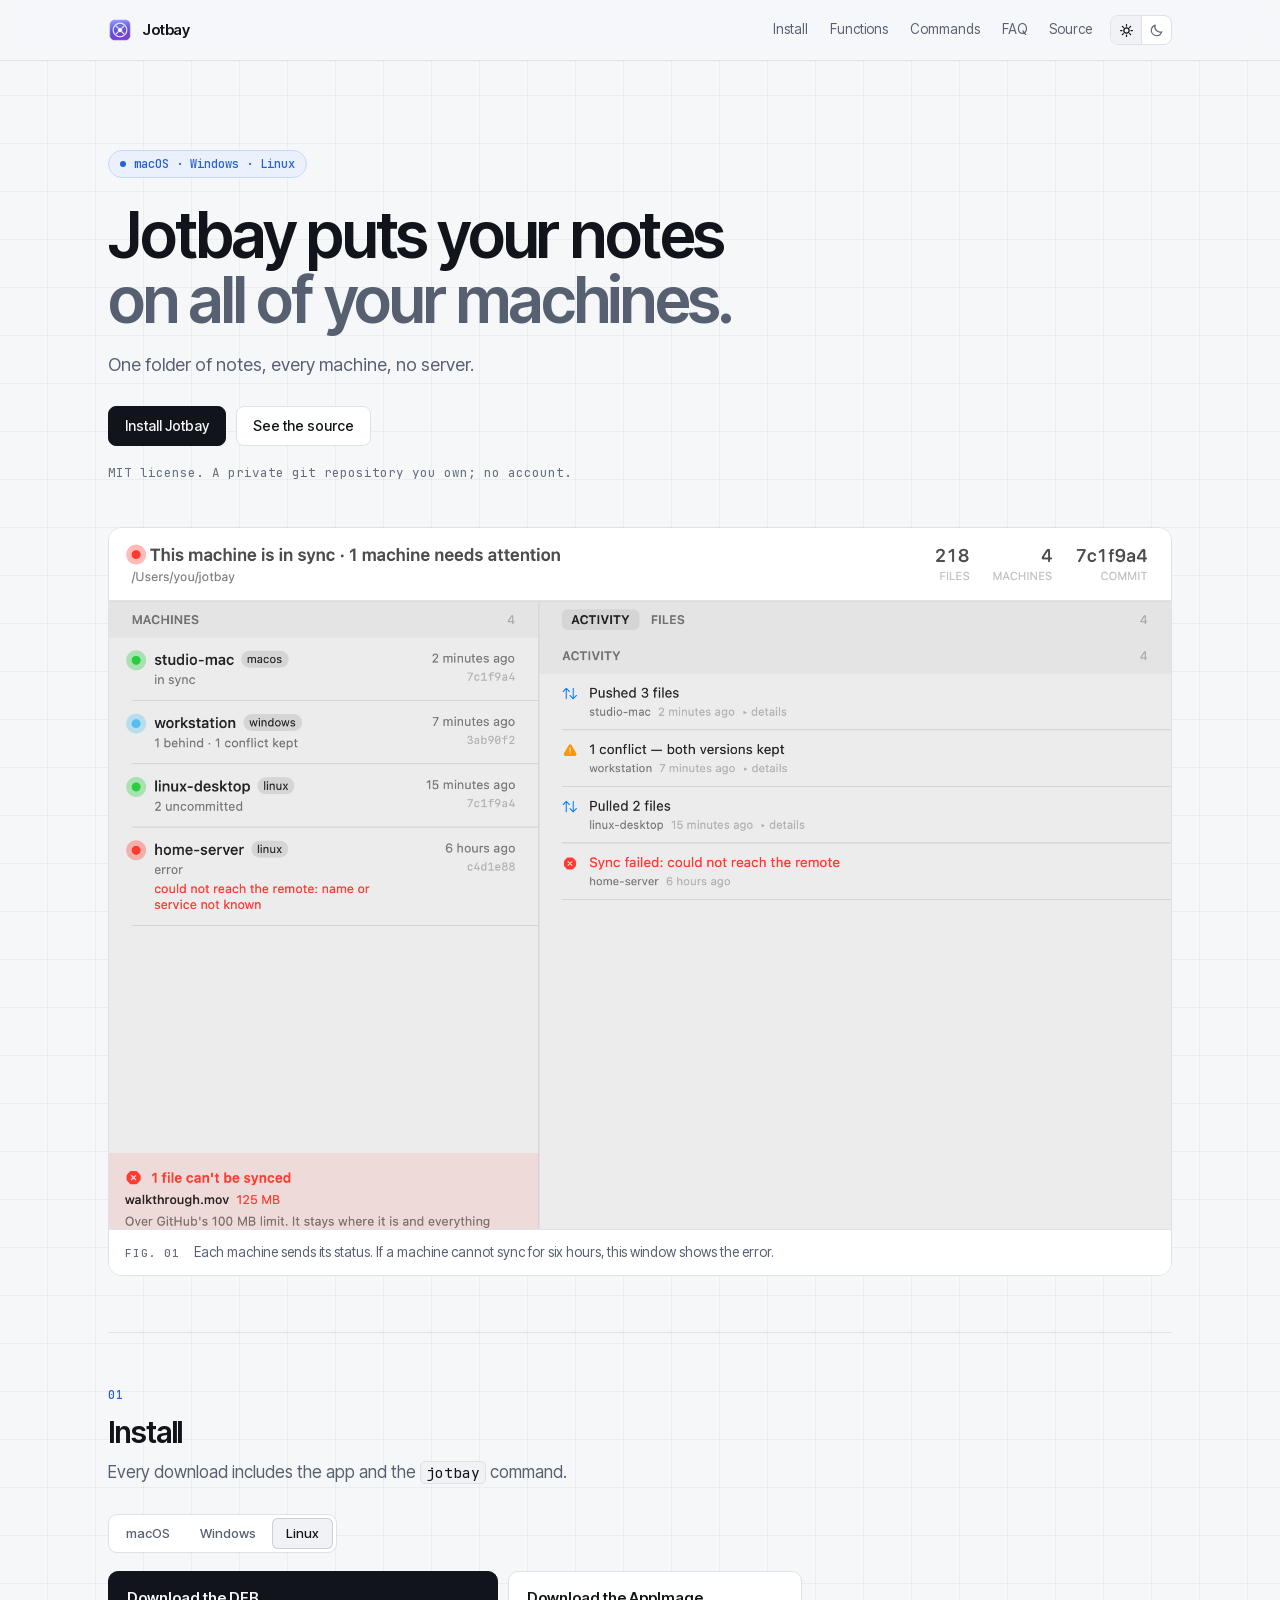
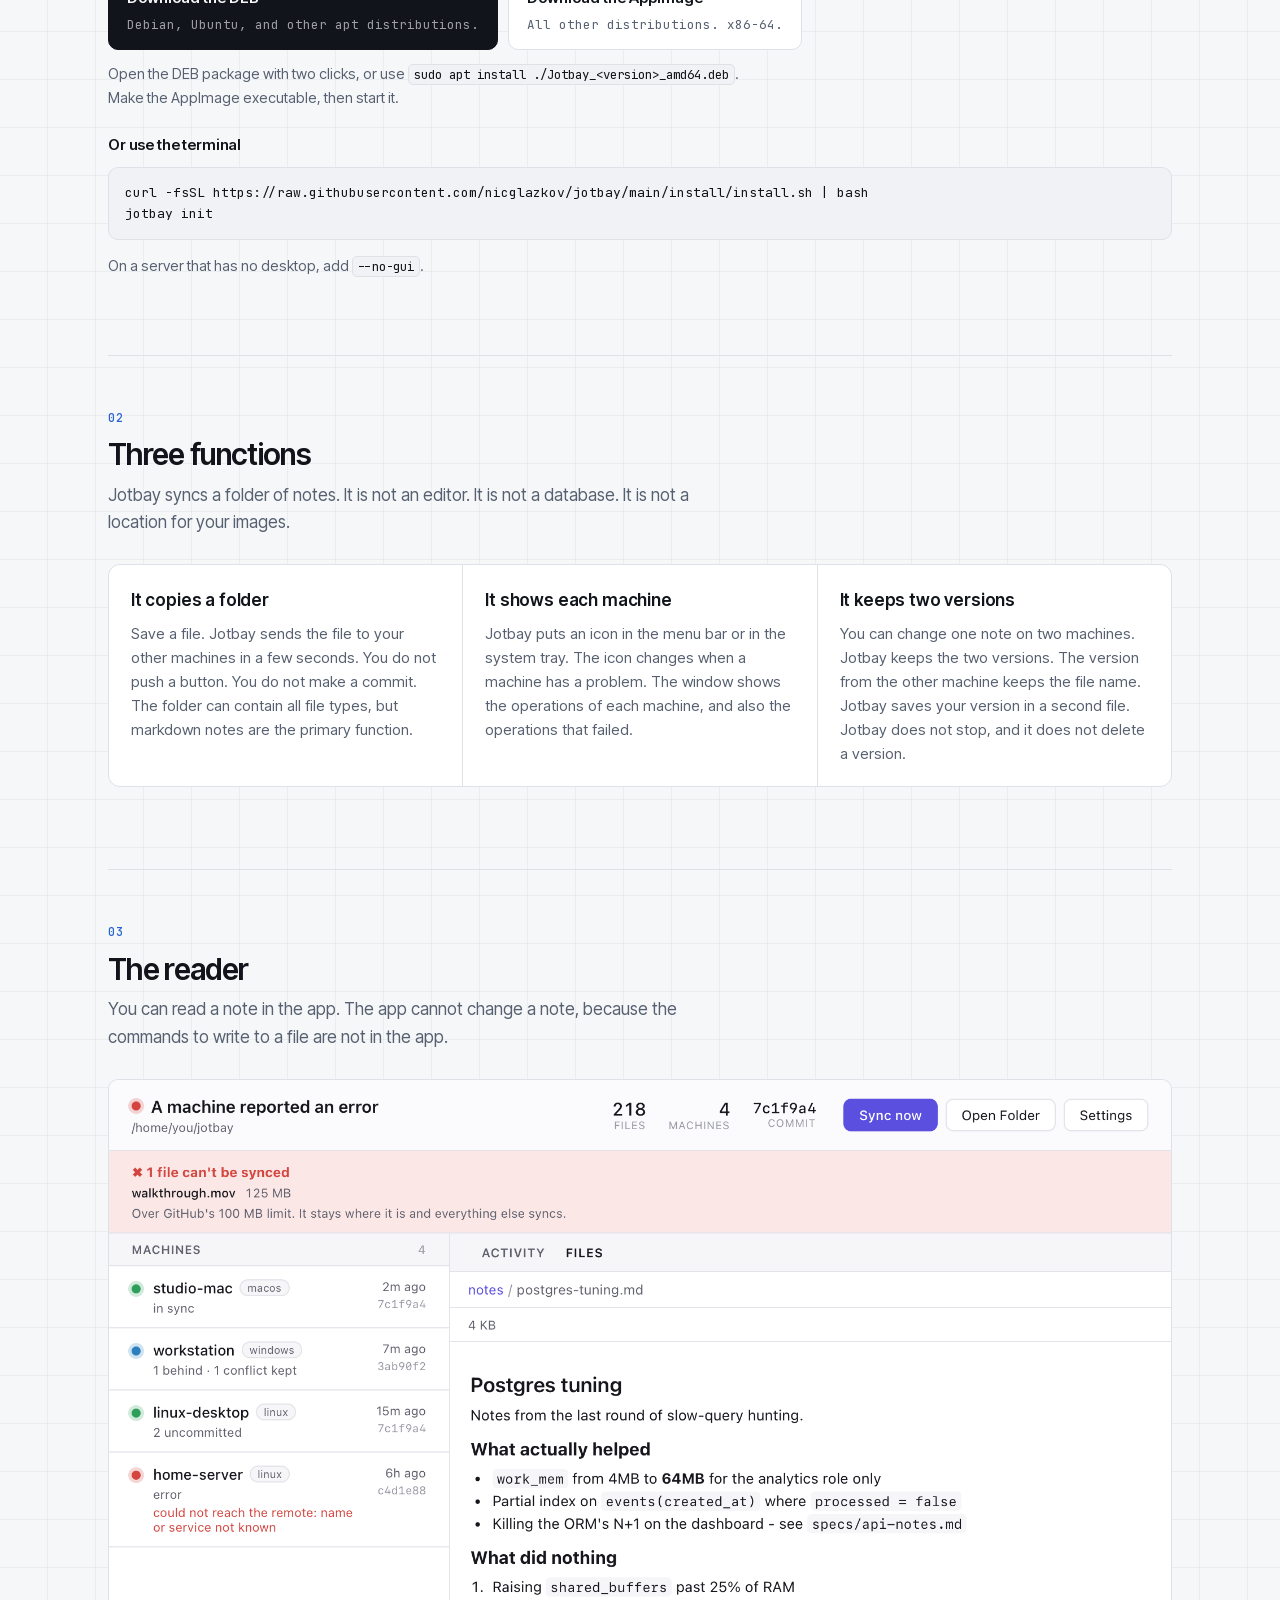
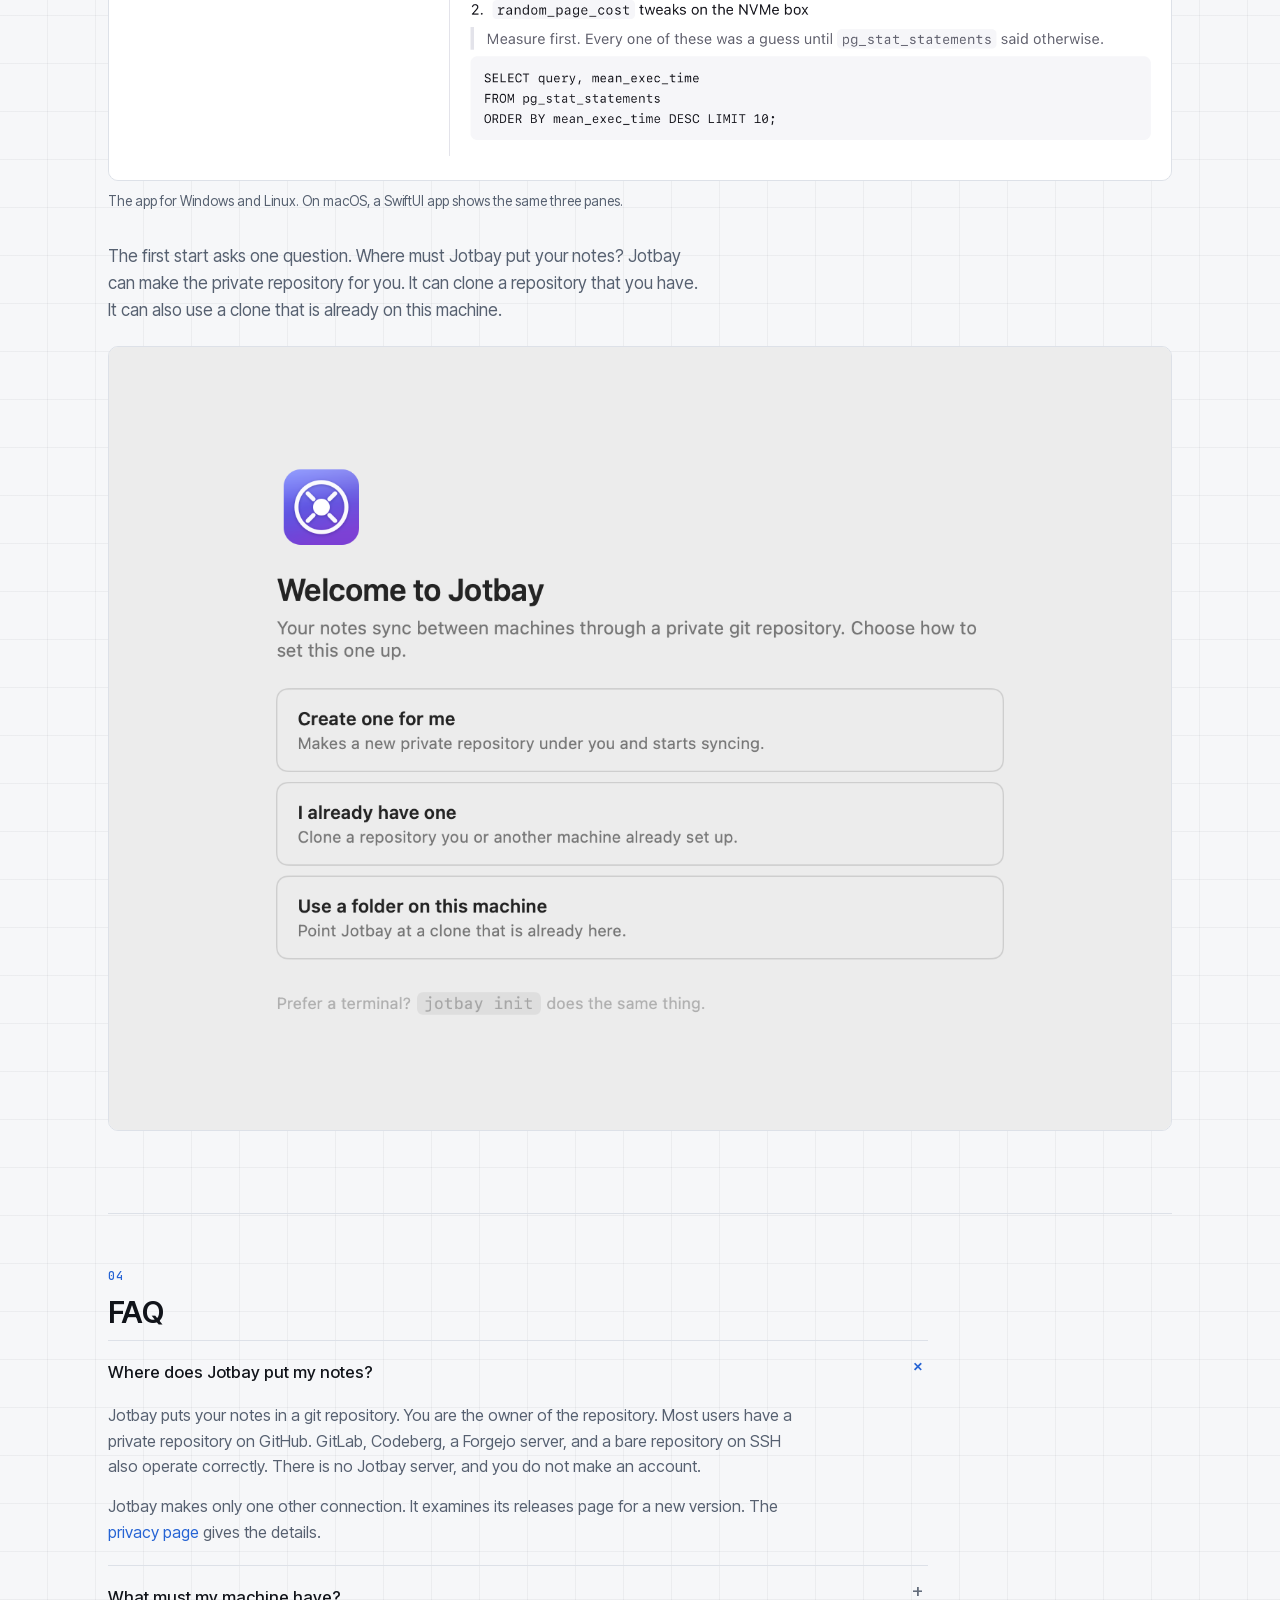
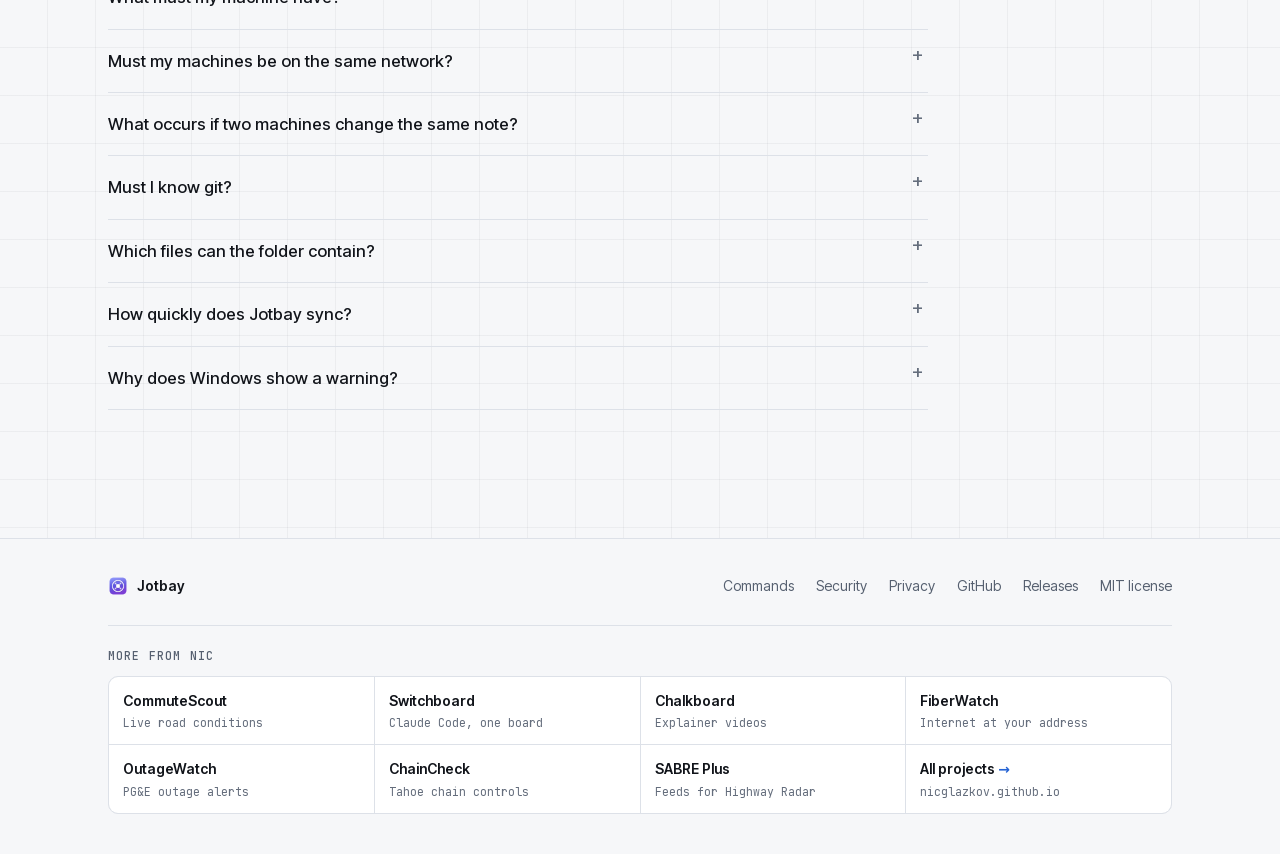
<file: docs/index.html>
<!doctype html>
<html lang="en">
<head>
<meta charset="utf-8">
<meta name="viewport" content="width=device-width, initial-scale=1">
<title>Jotbay</title>
<meta name="description" content="Jotbay copies a folder of markdown notes to your macOS, Windows, and Linux machines. It uses a private git repository. There is no server and no account.">
<meta name="theme-color" content="#f6f7f9" media="(prefers-color-scheme: light)">
<meta name="theme-color" content="#0c0e12" media="(prefers-color-scheme: dark)">
<meta property="og:title" content="Jotbay">
<meta property="og:description" content="Jotbay puts your notes on all of your machines. It uses a private git repository. You are the owner of the repository.">
<meta property="og:type" content="website">
<meta property="og:url" content="https://nicglazkov.github.io/jotbay/">
<meta property="og:image" content="https://nicglazkov.github.io/jotbay/images/icon.png">
<meta name="twitter:card" content="summary_large_image">
<link rel="icon" href="images/icon.png">
<script>
  // Applied before first paint so the page never flashes the wrong theme.
  // ?theme=light|dark wins for one visit, then a saved choice, then the system setting.
  (function(){var s=null;try{var q=location.search.match(/theme=(light|dark)/);s=q?q[1]:localStorage.getItem("jotbay-theme");}catch(e){}
  if(s!=="light"&&s!=="dark")s=window.matchMedia&&matchMedia("(prefers-color-scheme: light)").matches?"light":"dark";
  document.documentElement.setAttribute("data-theme",s);})();
</script>
<link rel="stylesheet" href="console.css">
</head>
<body>

<div class="bar"><div class="shell">
  <a class="brand" href="index.html"><img src="images/icon.png" alt=""><b>Jotbay</b></a>
  <span class="grow"></span>
  <nav>
    <a href="#install">Install</a>
    <a href="#what">Functions</a>
    <a href="commands.html">Commands</a>
    <a href="#faq">FAQ</a>
    <a href="https://github.com/nicglazkov/jotbay">Source</a>
  </nav>
  <div class="themer" role="group" aria-label="Color theme">
    <button type="button" id="lightBtn" aria-pressed="false" aria-label="Light theme">
      <svg viewBox="0 0 24 24" fill="none" stroke="currentColor" stroke-width="2" stroke-linecap="round" aria-hidden="true">
        <circle cx="12" cy="12" r="4.2"/><path d="M12 2.6v2.2M12 19.2v2.2M2.6 12h2.2M19.2 12h2.2M5.4 5.4l1.6 1.6M17 17l1.6 1.6M18.6 5.4L17 7M7 17l-1.6 1.6"/>
      </svg></button>
    <button type="button" id="darkBtn" aria-pressed="false" aria-label="Dark theme">
      <svg viewBox="0 0 24 24" fill="none" stroke="currentColor" stroke-width="2" stroke-linecap="round" stroke-linejoin="round" aria-hidden="true">
        <path d="M20.5 14.2A8.6 8.6 0 0 1 9.8 3.5a8.6 8.6 0 1 0 10.7 10.7z"/>
      </svg></button>
  </div>
</div></div>

<div class="shell">

  <header class="hero">
    <span class="tag"><i></i>macOS · Windows · Linux</span>
    <h1>Jotbay puts your notes <em>on all of your machines.</em></h1>
    <p class="lede">One folder of notes, every machine, no server.</p>
    <div class="cta">
      <a class="fill" href="#install">Install Jotbay</a>
      <a href="https://github.com/nicglazkov/jotbay">See the source</a>
    </div>
    <p class="fineprint">MIT license. A private git repository you own; no account.</p>
  </header>

  <figure class="stage">
    <div class="view flush">
      <img class="only-light" src="images/macos-main.png" alt="The Jotbay window. It shows four machines and a list of the operations of each machine">
      <img class="only-dark" src="images/macos-main-dark.png" alt="The Jotbay window. It shows four machines and a list of the operations of each machine">
    </div>
    <figcaption data-fig="Fig. 01">Each machine sends its status. If a machine cannot sync for six hours,
      this window shows the error.</figcaption>
  </figure>

  <section class="panel getit" id="install">
    <h2>Install</h2>
    <p class="note">Every download includes the app and the <code>jotbay</code> command.</p>

    <div class="tabrow">
      <div class="tabs" role="tablist" aria-label="Operating system">
        <button type="button" role="tab" id="tab-macos" data-os="macos"
                aria-selected="false" aria-controls="pane-macos">macOS</button>
        <button type="button" role="tab" id="tab-windows" data-os="windows"
                aria-selected="false" aria-controls="pane-windows">Windows</button>
        <button type="button" role="tab" id="tab-linux" data-os="linux"
                aria-selected="false" aria-controls="pane-linux">Linux</button>
      </div>
      <span class="ver" id="ver" hidden></span>
    </div>

    <div class="osp" id="pane-macos" role="tabpanel" aria-labelledby="tab-macos" hidden>
      <div class="dlrow">
        <a class="dl primary" data-asset="Jotbay.dmg"
           href="https://github.com/nicglazkov/jotbay/releases/latest">
          <span class="t">Download the DMG</span>
          <span class="s">macOS 14 or later. Apple silicon and Intel.</span>
        </a>
      </div>
      <p class="dlnote">Open the disk image. Move Jotbay to the Applications folder.
        Apple signed and notarized this app.</p>
      <h3>Or use Homebrew</h3>
      <pre><code>brew trust nicglazkov/tap
brew install --cask nicglazkov/tap/jotbay</code></pre>
      <p class="dlnote">Homebrew must trust a tap before it loads a cask from that tap.
        You do the first command one time.</p>
    </div>

    <div class="osp" id="pane-windows" role="tabpanel" aria-labelledby="tab-windows" hidden>
      <div class="dlrow">
        <a class="dl primary" data-asset="-setup.exe"
           href="https://github.com/nicglazkov/jotbay/releases/latest">
          <span class="t">Download the installer</span>
          <span class="s">Windows 10 or later. 64 bit.</span>
        </a>
      </div>
      <p class="dlnote">The installer writes only to your user account. It does not ask for
        administrator permission. This installer has no code signature, and SmartScreen
        shows a warning. Click <strong>More info</strong>, then click
        <strong>Run anyway</strong>.</p>
      <h3>Or use PowerShell</h3>
      <pre><code>irm https://raw.githubusercontent.com/nicglazkov/jotbay/main/install/install.ps1 | iex
jotbay init</code></pre>
    </div>

    <div class="osp" id="pane-linux" role="tabpanel" aria-labelledby="tab-linux" hidden>
      <div class="dlrow">
        <a class="dl primary" data-asset="_amd64.deb"
           href="https://github.com/nicglazkov/jotbay/releases/latest">
          <span class="t">Download the DEB</span>
          <span class="s">Debian, Ubuntu, and other apt distributions.</span>
        </a>
        <a class="dl second" data-asset=".AppImage"
           href="https://github.com/nicglazkov/jotbay/releases/latest">
          <span class="t">Download the AppImage</span>
          <span class="s">All other distributions. x86-64.</span>
        </a>
      </div>
      <p class="dlnote">Open the DEB package with two clicks, or use
        <code>sudo apt install ./<span id="debname">Jotbay_&lt;version&gt;_amd64.deb</span></code>.
        Make the AppImage
        executable, then start it.</p>
      <h3>Or use the terminal</h3>
      <pre><code>curl -fsSL https://raw.githubusercontent.com/nicglazkov/jotbay/main/install/install.sh | bash
jotbay init</code></pre>
      <p class="dlnote">On a server that has no desktop, add <code>--no-gui</code>.</p>
    </div>
  </section>


  <section class="panel" id="what">
    <h2>Three functions</h2>
    <p class="note">Jotbay syncs a folder of notes. It is not an editor. It is not a database.
      It is not a location for your images.</p>
    <div class="trio">
      <div class="chip">
        <h3>It copies a folder</h3>
        <p>Save a file. Jotbay sends the file to your other machines in a few seconds. You do
          not push a button. You do not make a commit. The folder can contain all file types,
          but markdown notes are the primary function.</p>
      </div>
      <div class="chip">
        <h3>It shows each machine</h3>
        <p>Jotbay puts an icon in the menu bar or in the system tray. The icon changes when a
          machine has a problem. The window shows the operations of each machine, and also the
          operations that failed.</p>
      </div>
      <div class="chip">
        <h3>It keeps two versions</h3>
        <p>You can change one note on two machines. Jotbay keeps the two versions. The version
          from the other machine keeps the file name. Jotbay saves your version in a second
          file. Jotbay does not stop, and it does not delete a version.</p>
      </div>
    </div>
  </section>

  <section class="panel">
    <h2>The reader</h2>
    <p class="note">You can read a note in the app. The app cannot change a note, because the
      commands to write to a file are not in the app.</p>
    <figure>
      <img class="shot" src="images/tauri-preview.png" alt="A markdown note in the Jotbay reader. The note has headings, lists, and a code block">
      <figcaption>The app for Windows and Linux. On macOS, a SwiftUI app shows the same
        three panes.</figcaption>
    </figure>
    <p class="note" style="margin:30px 0 22px">The first start asks one question. Where must
      Jotbay put your notes? Jotbay can make the private repository for you. It can clone a
      repository that you have. It can also use a clone that is already on this machine.</p>
    <figure>
      <img class="shot only-light" src="images/macos-first-run.png" alt="The first start of Jotbay. It shows the three setup options">
      <img class="shot only-dark" src="images/macos-first-run-dark.png" alt="The first start of Jotbay. It shows the three setup options">
    </figure>
  </section>

  <section class="panel" id="faq">
    <h2>FAQ</h2>

    <details class="qa" open>
      <summary>Where does Jotbay put my notes?</summary>
      <p>Jotbay puts your notes in a git repository. You are the owner of the repository. Most
        users have a private repository on GitHub. GitLab, Codeberg, a Forgejo server, and a
        bare repository on SSH also operate correctly. There is no Jotbay server, and you do
        not make an account.</p>
      <p>Jotbay makes only one other connection. It examines its releases page for a new
        version. The <a href="privacy.html">privacy page</a> gives the details.</p>
    </details>

    <details class="qa">
      <summary>What must my machine have?</summary>
      <p>Jotbay needs <code>git</code>. On macOS and on Windows, your machine must have git
        before you start Jotbay. The Linux DEB package installs git for you.</p>
      <p>The app needs macOS 14 or later, or Windows 10 or later. On Linux, the DEB package
        also installs the GTK libraries that the app uses, and the AppImage contains those
        libraries.</p>
      <p>Only the setup option <strong>Create one for me</strong> needs
        <a href="https://cli.github.com">gh</a>. The two other options need only git.</p>
    </details>

    <details class="qa">
      <summary>Must my machines be on the same network?</summary>
      <p>No. The machines do not connect to each other. Each machine connects only to the git
        repository. A laptop on a hotel network and a desktop at your home operate in the same
        manner. You do not need a VPN, and you do not open a port.</p>
    </details>

    <details class="qa">
      <summary>What occurs if two machines change the same note?</summary>
      <p>Jotbay keeps the two versions. The version from the other machine keeps the file name.
        Jotbay saves your version as <code>note.conflict-&lt;machine&gt;-&lt;time&gt;.md</code>.
        You can correct the two files later. Jotbay does not stop the sync.</p>
    </details>

    <details class="qa">
      <summary>Must I know git?</summary>
      <p>No. The setup asks where to put your notes, and Jotbay does the other steps. The word
        commit is not in the interface.</p>
      <p>If you know git, the repository is a usual git repository. You can examine it, clone
        it, and use it in a script.</p>
    </details>

    <details class="qa">
      <summary>Which files can the folder contain?</summary>
      <p>The folder can contain all file types. Jotbay copies each file byte for byte. The
        limits come from git, not from Jotbay. Git rejects a file of 100 MB or more. Jotbay
        does not make a commit for such a file, and it shows the file in the app.</p>
      <p>The quantity of the changes is more important than the size. Git keeps a copy of each
        version of a binary file. If you change an image 20 times, the repository keeps the 20
        versions. Each machine then downloads the 20 versions. Markdown notes, screenshots,
        and PDF files are satisfactory. Put video files in a different location.</p>
    </details>

    <details class="qa">
      <summary>How quickly does Jotbay sync?</summary>
      <p>Jotbay syncs two seconds after you stop. Usually a note is on your other machines in
        less than ten seconds. If you make no changes, Jotbay stops the checks. If you open a
        window, Jotbay asks the other machines for their status.</p>
      <p>Two users cannot write in one note at the same time. Jotbay is a tool for the notes
        that you need on the next machine.</p>
    </details>

    <details class="qa">
      <summary>Why does Windows show a warning?</summary>
      <p>The Windows installer has no code signature. Microsoft Defender SmartScreen shows a
        warning for an unknown app. Click <strong>More info</strong>, then click
        <strong>Run anyway</strong>. The browser shows no warning, and the installer does not
        ask for administrator permission. The macOS app has a signature and a notarization
        from Apple.</p>
    </details>
  </section>

</div>

<footer class="foot"><div class="shell">
  <div class="foot-top">
    <a class="brand" href="index.html"><img src="images/icon.png" alt="">Jotbay</a>
    <a href="commands.html">Commands</a>
    <a href="security.html">Security</a>
    <a href="privacy.html">Privacy</a>
    <a href="https://github.com/nicglazkov/jotbay">GitHub</a>
    <a href="https://github.com/nicglazkov/jotbay/releases">Releases</a>
    <a href="https://github.com/nicglazkov/jotbay/blob/main/LICENSE">MIT license</a>
  </div>
  <nav class="more" aria-label="More from Nic">
    <span class="label">More from Nic</span>
    <ul>
      <li><a href="https://commutescout.com"><b>CommuteScout</b><span>Live road conditions</span></a></li>
      <li><a href="https://nicglazkov.github.io/switchboard/"><b>Switchboard</b><span>Claude Code, one board</span></a></li>
      <li><a href="https://chalkboard.studio"><b>Chalkboard</b><span>Explainer videos</span></a></li>
      <li><a href="https://getfiberwatch.com"><b>FiberWatch</b><span>Internet at your address</span></a></li>
      <li><a href="https://nicglazkov.github.io/outagewatch/"><b>OutageWatch</b><span>PG&amp;E outage alerts</span></a></li>
      <li><a href="https://nicglazkov.github.io/chaincheck/"><b>ChainCheck</b><span>Tahoe chain controls</span></a></li>
      <li><a href="https://nicglazkov.github.io/highway-radar-sabre-plus/"><b>SABRE Plus</b><span>Feeds for Highway Radar</span></a></li>
      <li><a class="home" href="https://nicglazkov.github.io/"><b>All projects</b><span>nicglazkov.github.io</span></a></li>
    </ul>
  </nav>
</div></footer>

<script src="theme.js"></script>
<script>
  // The install pane. The tabs work with no network and no detection; the
  // fetch below only upgrades the buttons from "the releases page" to the
  // exact file, and names the version. A failed fetch changes nothing.
  var REPO = "nicglazkov/jotbay";
  var tabs = [].slice.call(document.querySelectorAll(".tabs button"));

  function selectOS(os){
    tabs.forEach(function(t){
      var on = t.getAttribute("data-os") === os;
      t.setAttribute("aria-selected", String(on));
      document.getElementById("pane-" + t.getAttribute("data-os")).hidden = !on;
    });
  }
  tabs.forEach(function(t){
    t.addEventListener("click", function(){ selectOS(t.getAttribute("data-os")); });
  });

  // The detected tab opens first. Android reports "Linux" and iOS reports a
  // Mac-like platform, so both are tested first: neither has a Jotbay build,
  // and a guess for them would open a pane of files that cannot run.
  function detect(){
    var ua = navigator.userAgent || "";
    var p = (navigator.userAgentData && navigator.userAgentData.platform) ||
            navigator.platform || "";
    if (/Android|iPhone|iPad|iPod/i.test(ua)) return null;
    if (/Mac/i.test(p) || /Mac OS X/i.test(ua)) return "macos";
    if (/Win/i.test(p) || /Windows/i.test(ua)) return "windows";
    if (/Linux|X11|CrOS/i.test(p + ua)) return "linux";
    return null;
  }
  selectOS(detect() || "macos");

  fetch("https://api.github.com/repos/" + REPO + "/releases/latest")
    .then(function(r){ return r.ok ? r.json() : Promise.reject(); })
    .then(function(rel){
      var ver = document.getElementById("ver");
      ver.textContent = "Version " + String(rel.tag_name).replace(/^v/, "");
      ver.hidden = false;
      function find(suffix){
        for (var i = 0; i < rel.assets.length; i++) {
          if (rel.assets[i].name.slice(-suffix.length) === suffix) return rel.assets[i];
        }
        return null;
      }

      [].forEach.call(document.querySelectorAll("a[data-asset]"), function(a){
        var hit = find(a.getAttribute("data-asset"));
        if (hit) a.href = hit.browser_download_url;
      });

      // The apt line names the file, so it goes stale in a way the buttons
      // cannot: a copied command with last release's version in it fails.
      var deb = find("_amd64.deb");
      if (deb) document.getElementById("debname").textContent = deb.name;
    })
    .catch(function(){ /* the buttons already point at the releases page */ });
</script>

</body>
</html>
</file>
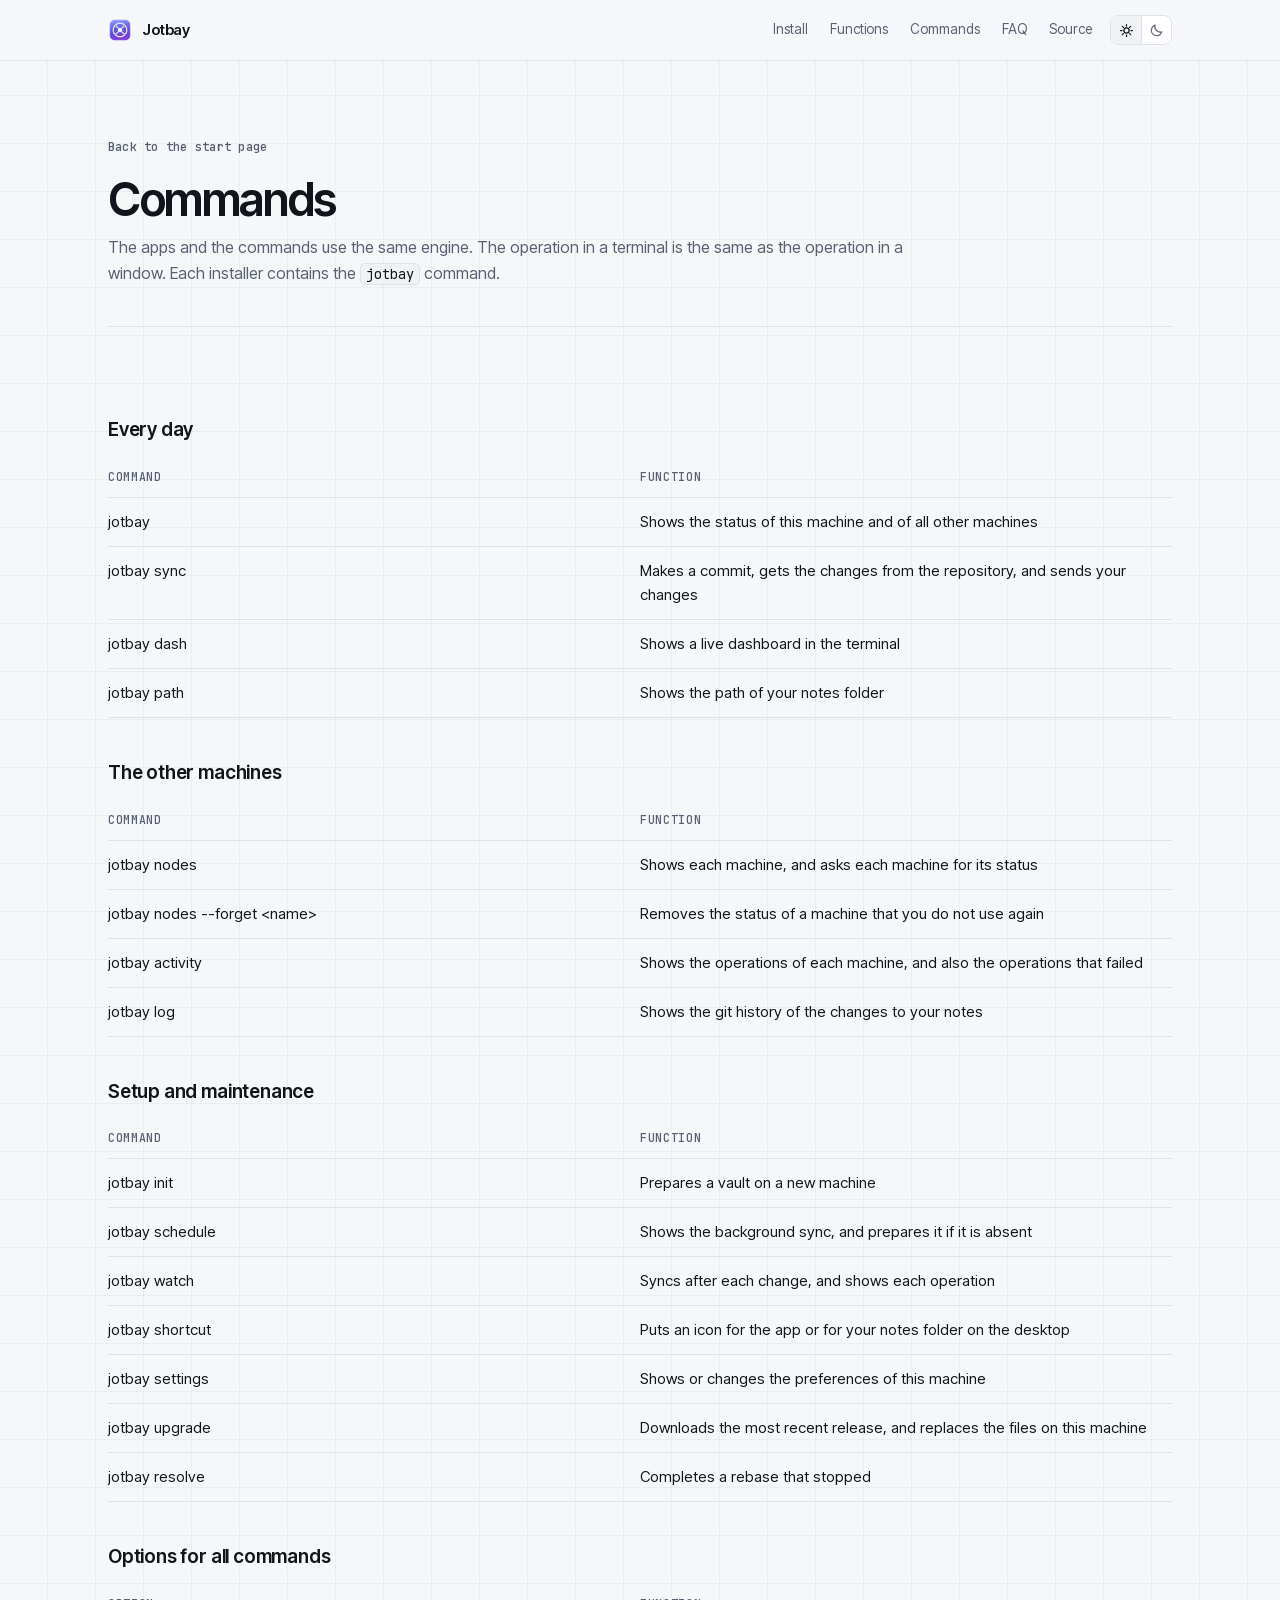
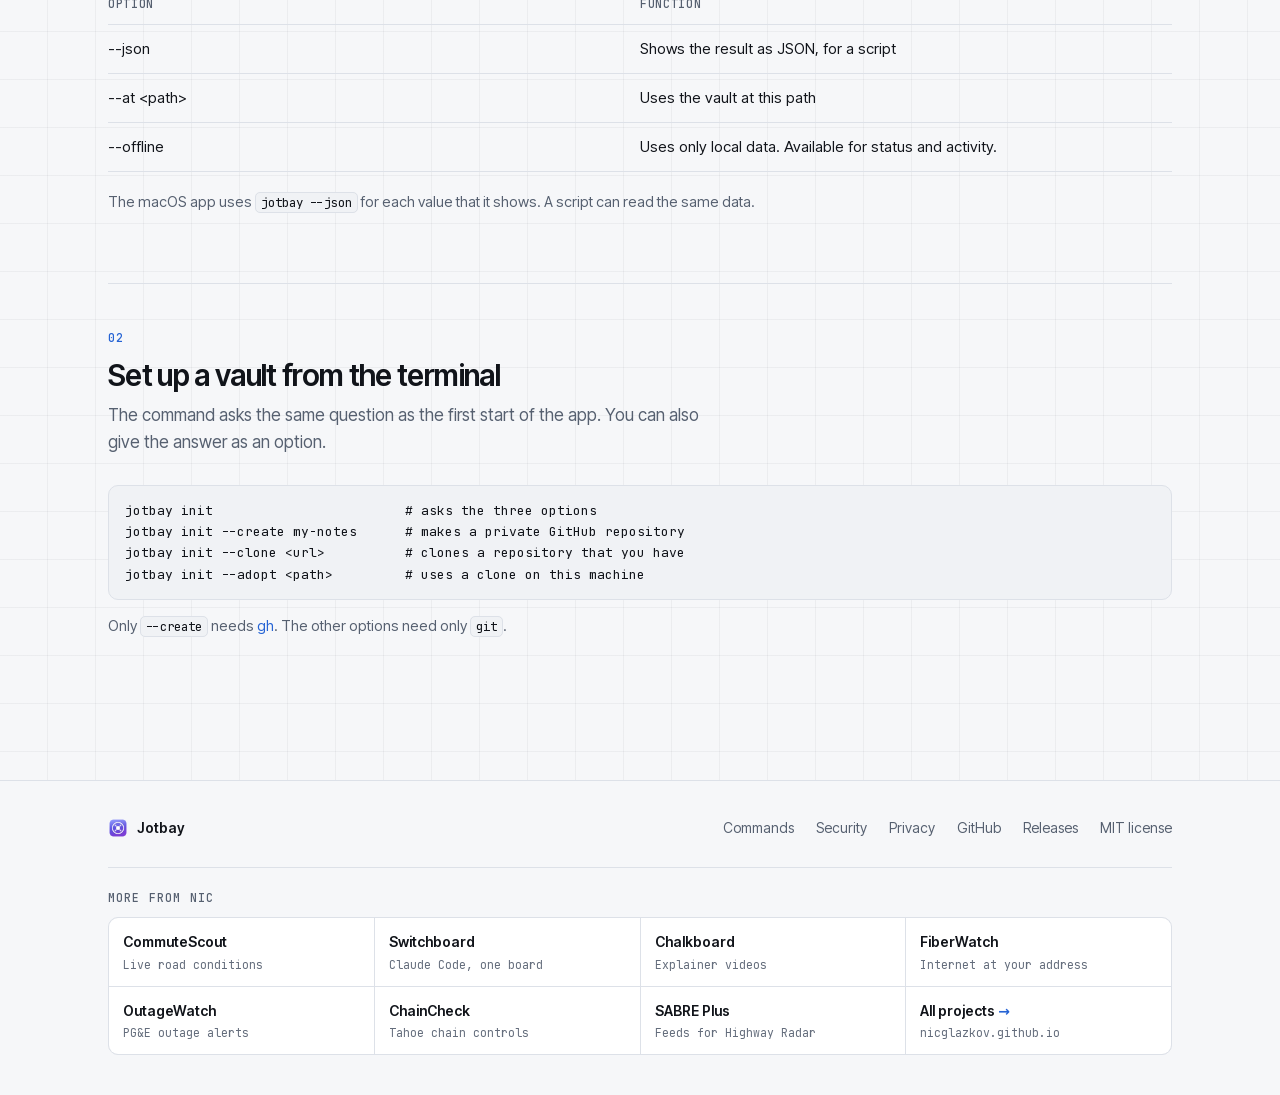
<file: docs/commands.html>
<!doctype html>
<html lang="en">
<head>
<meta charset="utf-8">
<meta name="viewport" content="width=device-width, initial-scale=1">
<title>Jotbay commands</title>
<meta name="description" content="Every Jotbay command. The apps and the commands use the same engine, and the operation in a terminal is the same as the operation in a window.">
<meta name="theme-color" content="#f6f7f9" media="(prefers-color-scheme: light)">
<meta name="theme-color" content="#0c0e12" media="(prefers-color-scheme: dark)">
<link rel="icon" href="images/icon.png">
<script>
  // Applied before first paint so the page never flashes the wrong theme.
  // ?theme=light|dark wins for one visit, then a saved choice, then the system setting.
  (function(){var s=null;try{var q=location.search.match(/theme=(light|dark)/);s=q?q[1]:localStorage.getItem("jotbay-theme");}catch(e){}
  if(s!=="light"&&s!=="dark")s=window.matchMedia&&matchMedia("(prefers-color-scheme: light)").matches?"light":"dark";
  document.documentElement.setAttribute("data-theme",s);})();
</script>
<link rel="stylesheet" href="console.css">
</head>
<body>

<div class="bar"><div class="shell">
  <a class="brand" href="index.html"><img src="images/icon.png" alt=""><b>Jotbay</b></a>
  <span class="grow"></span>
  <nav>
    <a href="index.html#install">Install</a>
    <a href="index.html#what">Functions</a>
    <a href="commands.html">Commands</a>
    <a href="index.html#faq">FAQ</a>
    <a href="https://github.com/nicglazkov/jotbay">Source</a>
  </nav>
  <div class="themer" role="group" aria-label="Color theme">
    <button type="button" id="lightBtn" aria-pressed="false" aria-label="Light theme">
      <svg viewBox="0 0 24 24" fill="none" stroke="currentColor" stroke-width="2" stroke-linecap="round" aria-hidden="true">
        <circle cx="12" cy="12" r="4.2"/><path d="M12 2.6v2.2M12 19.2v2.2M2.6 12h2.2M19.2 12h2.2M5.4 5.4l1.6 1.6M17 17l1.6 1.6M18.6 5.4L17 7M7 17l-1.6 1.6"/>
      </svg></button>
    <button type="button" id="darkBtn" aria-pressed="false" aria-label="Dark theme">
      <svg viewBox="0 0 24 24" fill="none" stroke="currentColor" stroke-width="2" stroke-linecap="round" stroke-linejoin="round" aria-hidden="true">
        <path d="M20.5 14.2A8.6 8.6 0 0 1 9.8 3.5a8.6 8.6 0 1 0 10.7 10.7z"/>
      </svg></button>
  </div>
</div></div>

<div class="shell">

  <header class="subhead">
    <a class="back" href="index.html">Back to the start page</a>
    <h1>Commands</h1>
    <p>The apps and the commands use the same engine. The operation in a terminal is the
      same as the operation in a window. Each installer contains the
      <code>jotbay</code> command.</p>
  </header>

  <section class="panel">
    <h3 class="sub">Every day</h3>
    <table>
      <tr><th>Command</th><th>Function</th></tr>
      <tr><td>jotbay</td><td>Shows the status of this machine and of all other machines</td></tr>
      <tr><td>jotbay sync</td><td>Makes a commit, gets the changes from the repository, and sends your changes</td></tr>
      <tr><td>jotbay dash</td><td>Shows a live dashboard in the terminal</td></tr>
      <tr><td>jotbay path</td><td>Shows the path of your notes folder</td></tr>
    </table>

    <h3 class="sub">The other machines</h3>
    <table>
      <tr><th>Command</th><th>Function</th></tr>
      <tr><td>jotbay nodes</td><td>Shows each machine, and asks each machine for its status</td></tr>
      <tr><td>jotbay nodes --forget &lt;name&gt;</td><td>Removes the status of a machine that you do not use again</td></tr>
      <tr><td>jotbay activity</td><td>Shows the operations of each machine, and also the operations that failed</td></tr>
      <tr><td>jotbay log</td><td>Shows the git history of the changes to your notes</td></tr>
    </table>

    <h3 class="sub">Setup and maintenance</h3>
    <table>
      <tr><th>Command</th><th>Function</th></tr>
      <tr><td>jotbay init</td><td>Prepares a vault on a new machine</td></tr>
      <tr><td>jotbay schedule</td><td>Shows the background sync, and prepares it if it is absent</td></tr>
      <tr><td>jotbay watch</td><td>Syncs after each change, and shows each operation</td></tr>
      <tr><td>jotbay shortcut</td><td>Puts an icon for the app or for your notes folder on the desktop</td></tr>
      <tr><td>jotbay settings</td><td>Shows or changes the preferences of this machine</td></tr>
      <tr><td>jotbay upgrade</td><td>Downloads the most recent release, and replaces the files on this machine</td></tr>
      <tr><td>jotbay resolve</td><td>Completes a rebase that stopped</td></tr>
    </table>

    <h3 class="sub">Options for all commands</h3>
    <table>
      <tr><th>Option</th><th>Function</th></tr>
      <tr><td>--json</td><td>Shows the result as JSON, for a script</td></tr>
      <tr><td>--at &lt;path&gt;</td><td>Uses the vault at this path</td></tr>
      <tr><td>--offline</td><td>Uses only local data. Available for status and activity.</td></tr>
    </table>
    <p class="dlnote" style="margin-top:18px">The macOS app uses <code>jotbay --json</code> for
      each value that it shows. A script can read the same data.</p>
  </section>

  <section class="panel">
    <h2>Set up a vault from the terminal</h2>
    <p class="note">The command asks the same question as the first start of the app. You can
      also give the answer as an option.</p>
    <pre><code>jotbay init                        # asks the three options
jotbay init --create my-notes      # makes a private GitHub repository
jotbay init --clone &lt;url&gt;          # clones a repository that you have
jotbay init --adopt &lt;path&gt;         # uses a clone on this machine</code></pre>
    <p class="dlnote">Only <code>--create</code> needs
      <a href="https://cli.github.com">gh</a>. The other options need only
      <code>git</code>.</p>
  </section>

</div>

<footer class="foot"><div class="shell">
  <div class="foot-top">
    <a class="brand" href="index.html"><img src="images/icon.png" alt="">Jotbay</a>
    <a href="commands.html">Commands</a>
    <a href="security.html">Security</a>
    <a href="privacy.html">Privacy</a>
    <a href="https://github.com/nicglazkov/jotbay">GitHub</a>
    <a href="https://github.com/nicglazkov/jotbay/releases">Releases</a>
    <a href="https://github.com/nicglazkov/jotbay/blob/main/LICENSE">MIT license</a>
  </div>
  <nav class="more" aria-label="More from Nic">
    <span class="label">More from Nic</span>
    <ul>
      <li><a href="https://commutescout.com"><b>CommuteScout</b><span>Live road conditions</span></a></li>
      <li><a href="https://nicglazkov.github.io/switchboard/"><b>Switchboard</b><span>Claude Code, one board</span></a></li>
      <li><a href="https://chalkboard.studio"><b>Chalkboard</b><span>Explainer videos</span></a></li>
      <li><a href="https://getfiberwatch.com"><b>FiberWatch</b><span>Internet at your address</span></a></li>
      <li><a href="https://nicglazkov.github.io/outagewatch/"><b>OutageWatch</b><span>PG&amp;E outage alerts</span></a></li>
      <li><a href="https://nicglazkov.github.io/chaincheck/"><b>ChainCheck</b><span>Tahoe chain controls</span></a></li>
      <li><a href="https://nicglazkov.github.io/highway-radar-sabre-plus/"><b>SABRE Plus</b><span>Feeds for Highway Radar</span></a></li>
      <li><a class="home" href="https://nicglazkov.github.io/"><b>All projects</b><span>nicglazkov.github.io</span></a></li>
    </ul>
  </nav>
</div></footer>

<script src="theme.js"></script>
</body>
</html>
</file>
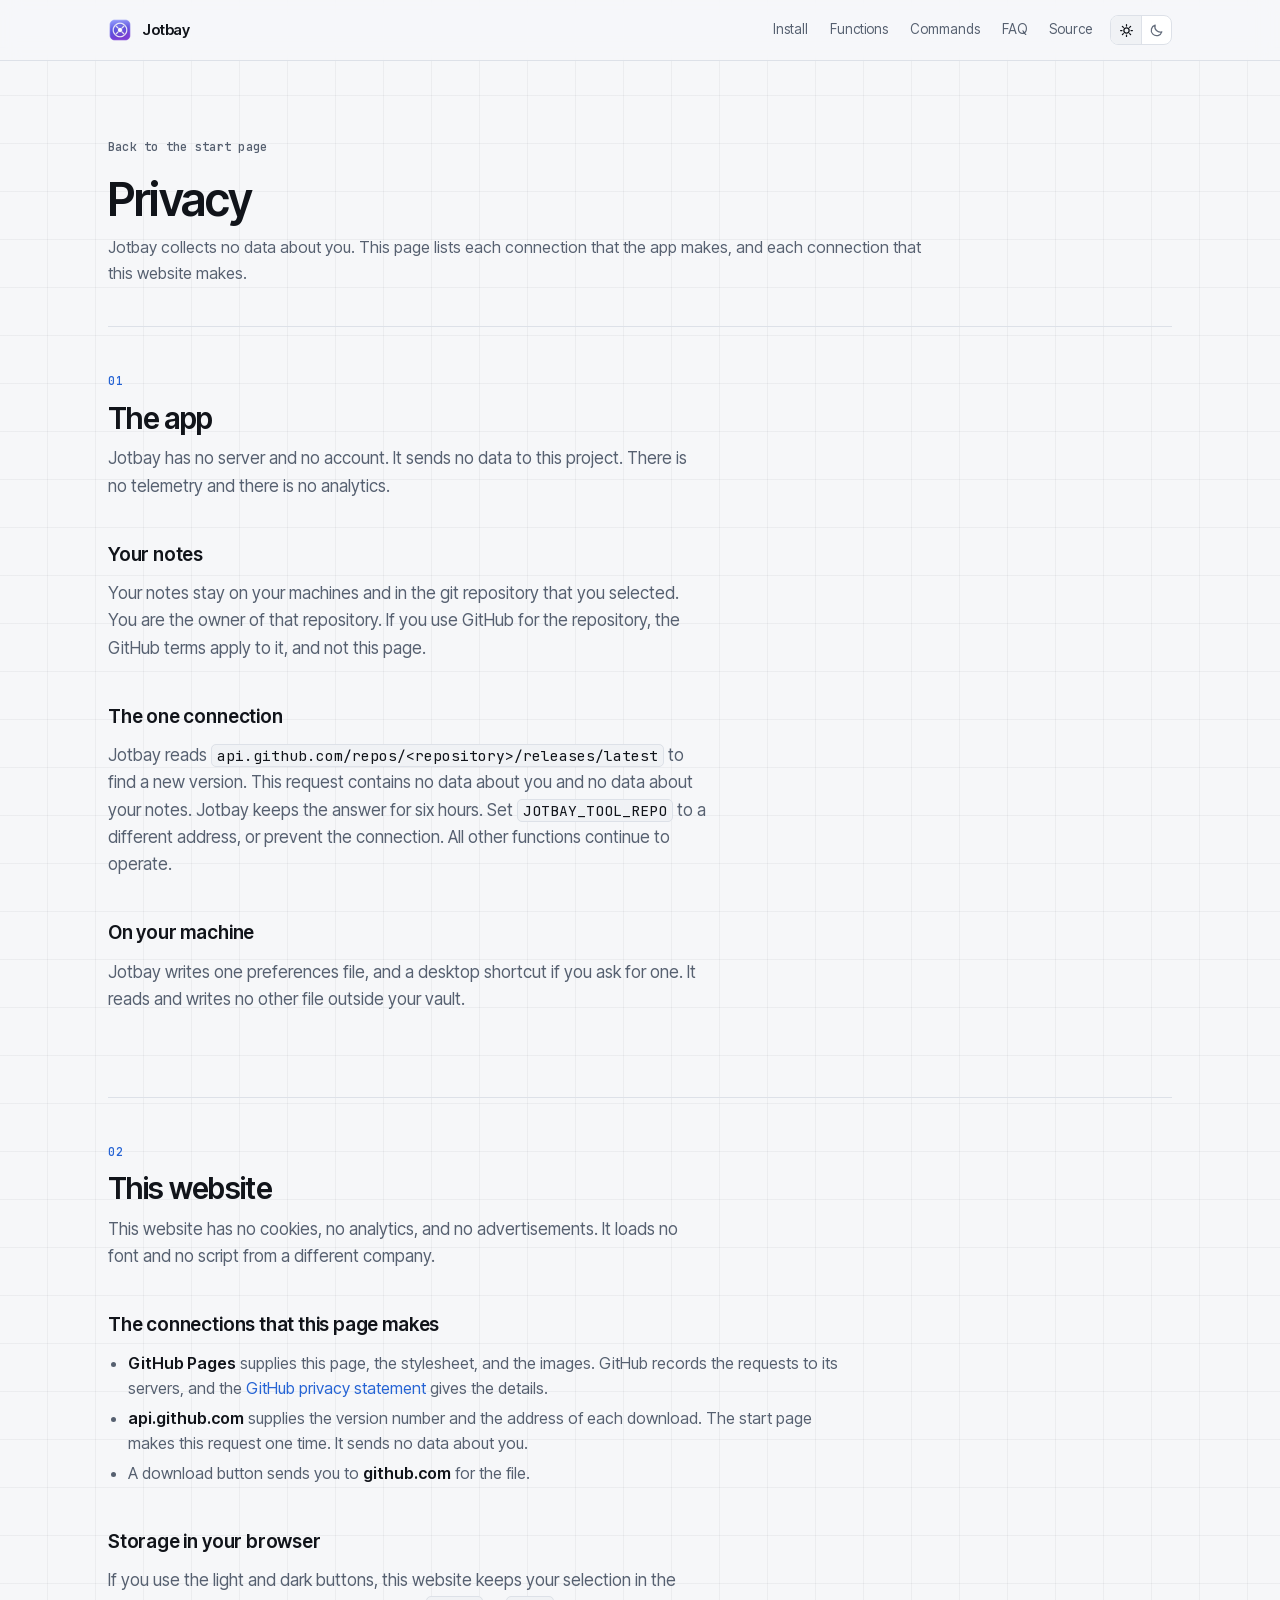
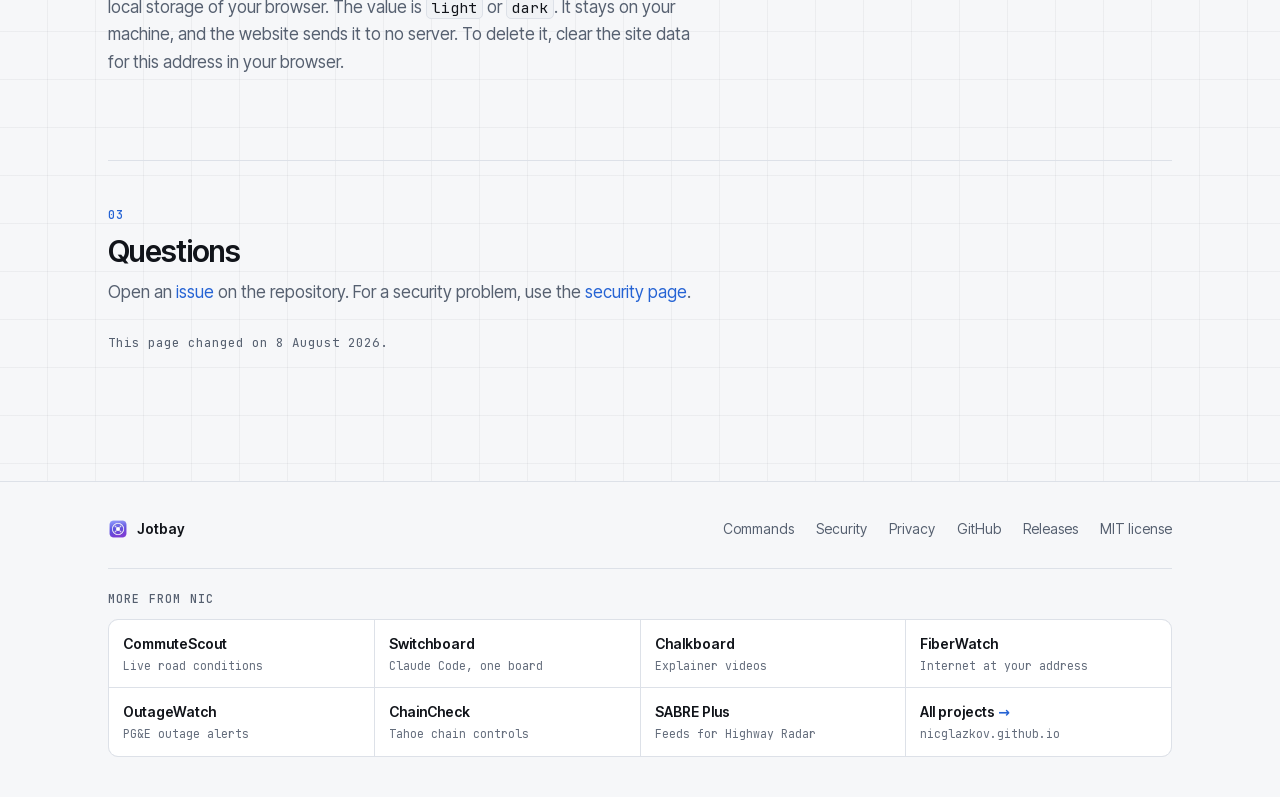
<file: docs/privacy.html>
<!doctype html>
<html lang="en">
<head>
<meta charset="utf-8">
<meta name="viewport" content="width=device-width, initial-scale=1">
<title>Jotbay privacy</title>
<meta name="description" content="Jotbay collects no data about you. This page lists every connection that the app makes and every connection that this website makes.">
<meta name="theme-color" content="#f6f7f9" media="(prefers-color-scheme: light)">
<meta name="theme-color" content="#0c0e12" media="(prefers-color-scheme: dark)">
<link rel="icon" href="images/icon.png">
<script>
  // Applied before first paint so the page never flashes the wrong theme.
  // ?theme=light|dark wins for one visit, then a saved choice, then the system setting.
  (function(){var s=null;try{var q=location.search.match(/theme=(light|dark)/);s=q?q[1]:localStorage.getItem("jotbay-theme");}catch(e){}
  if(s!=="light"&&s!=="dark")s=window.matchMedia&&matchMedia("(prefers-color-scheme: light)").matches?"light":"dark";
  document.documentElement.setAttribute("data-theme",s);})();
</script>
<link rel="stylesheet" href="console.css">
</head>
<body>

<div class="bar"><div class="shell">
  <a class="brand" href="index.html"><img src="images/icon.png" alt=""><b>Jotbay</b></a>
  <span class="grow"></span>
  <nav>
    <a href="index.html#install">Install</a>
    <a href="index.html#what">Functions</a>
    <a href="commands.html">Commands</a>
    <a href="index.html#faq">FAQ</a>
    <a href="https://github.com/nicglazkov/jotbay">Source</a>
  </nav>
  <div class="themer" role="group" aria-label="Color theme">
    <button type="button" id="lightBtn" aria-pressed="false" aria-label="Light theme">
      <svg viewBox="0 0 24 24" fill="none" stroke="currentColor" stroke-width="2" stroke-linecap="round" aria-hidden="true">
        <circle cx="12" cy="12" r="4.2"/><path d="M12 2.6v2.2M12 19.2v2.2M2.6 12h2.2M19.2 12h2.2M5.4 5.4l1.6 1.6M17 17l1.6 1.6M18.6 5.4L17 7M7 17l-1.6 1.6"/>
      </svg></button>
    <button type="button" id="darkBtn" aria-pressed="false" aria-label="Dark theme">
      <svg viewBox="0 0 24 24" fill="none" stroke="currentColor" stroke-width="2" stroke-linecap="round" stroke-linejoin="round" aria-hidden="true">
        <path d="M20.5 14.2A8.6 8.6 0 0 1 9.8 3.5a8.6 8.6 0 1 0 10.7 10.7z"/>
      </svg></button>
  </div>
</div></div>

<div class="shell">

  <header class="subhead">
    <a class="back" href="index.html">Back to the start page</a>
    <h1>Privacy</h1>
    <p>Jotbay collects no data about you. This page lists each connection that the app makes,
      and each connection that this website makes.</p>
  </header>

  <section class="panel">
    <h2>The app</h2>
    <p class="note">Jotbay has no server and no account. It sends no data to this project.
      There is no telemetry and there is no analytics.</p>

    <h3 class="sub">Your notes</h3>
    <p class="note">Your notes stay on your machines and in the git repository that you
      selected. You are the owner of that repository. If you use GitHub for the repository,
      the GitHub terms apply to it, and not this page.</p>

    <h3 class="sub">The one connection</h3>
    <p class="note">Jotbay reads
      <code>api.github.com/repos/&lt;repository&gt;/releases/latest</code> to find a new
      version. This request contains no data about you and no data about your notes. Jotbay
      keeps the answer for six hours. Set <code>JOTBAY_TOOL_REPO</code> to a different
      address, or prevent the connection. All other functions continue to operate.</p>

    <h3 class="sub">On your machine</h3>
    <p class="note">Jotbay writes one preferences file, and a desktop shortcut if you ask for
      one. It reads and writes no other file outside your vault.</p>
  </section>

  <section class="panel">
    <h2>This website</h2>
    <p class="note">This website has no cookies, no analytics, and no advertisements. It loads
      no font and no script from a different company.</p>

    <h3 class="sub">The connections that this page makes</h3>
    <ul>
      <li><strong>GitHub Pages</strong> supplies this page, the stylesheet, and the images.
        GitHub records the requests to its servers, and the
        <a href="https://docs.github.com/site-policy/privacy-policies/github-general-privacy-statement">GitHub
        privacy statement</a> gives the details.</li>
      <li><strong>api.github.com</strong> supplies the version number and the address of each
        download. The start page makes this request one time. It sends no data about you.</li>
      <li>A download button sends you to <strong>github.com</strong> for the file.</li>
    </ul>

    <h3 class="sub">Storage in your browser</h3>
    <p class="note">If you use the light and dark buttons, this website keeps your selection
      in the local storage of your browser. The value is <code>light</code> or
      <code>dark</code>. It stays on your machine, and the website sends it to no server. To
      delete it, clear the site data for this address in your browser.</p>
  </section>

  <section class="panel">
    <h2>Questions</h2>
    <p class="note">Open an
      <a href="https://github.com/nicglazkov/jotbay/issues">issue</a> on the repository. For a
      security problem, use the <a href="security.html">security page</a>.</p>
    <p class="updated">This page changed on 8 August 2026.</p>
  </section>

</div>

<footer class="foot"><div class="shell">
  <div class="foot-top">
    <a class="brand" href="index.html"><img src="images/icon.png" alt="">Jotbay</a>
    <a href="commands.html">Commands</a>
    <a href="security.html">Security</a>
    <a href="privacy.html">Privacy</a>
    <a href="https://github.com/nicglazkov/jotbay">GitHub</a>
    <a href="https://github.com/nicglazkov/jotbay/releases">Releases</a>
    <a href="https://github.com/nicglazkov/jotbay/blob/main/LICENSE">MIT license</a>
  </div>
  <nav class="more" aria-label="More from Nic">
    <span class="label">More from Nic</span>
    <ul>
      <li><a href="https://commutescout.com"><b>CommuteScout</b><span>Live road conditions</span></a></li>
      <li><a href="https://nicglazkov.github.io/switchboard/"><b>Switchboard</b><span>Claude Code, one board</span></a></li>
      <li><a href="https://chalkboard.studio"><b>Chalkboard</b><span>Explainer videos</span></a></li>
      <li><a href="https://getfiberwatch.com"><b>FiberWatch</b><span>Internet at your address</span></a></li>
      <li><a href="https://nicglazkov.github.io/outagewatch/"><b>OutageWatch</b><span>PG&amp;E outage alerts</span></a></li>
      <li><a href="https://nicglazkov.github.io/chaincheck/"><b>ChainCheck</b><span>Tahoe chain controls</span></a></li>
      <li><a href="https://nicglazkov.github.io/highway-radar-sabre-plus/"><b>SABRE Plus</b><span>Feeds for Highway Radar</span></a></li>
      <li><a class="home" href="https://nicglazkov.github.io/"><b>All projects</b><span>nicglazkov.github.io</span></a></li>
    </ul>
  </nav>
</div></footer>

<script src="theme.js"></script>
</body>
</html>
</file>
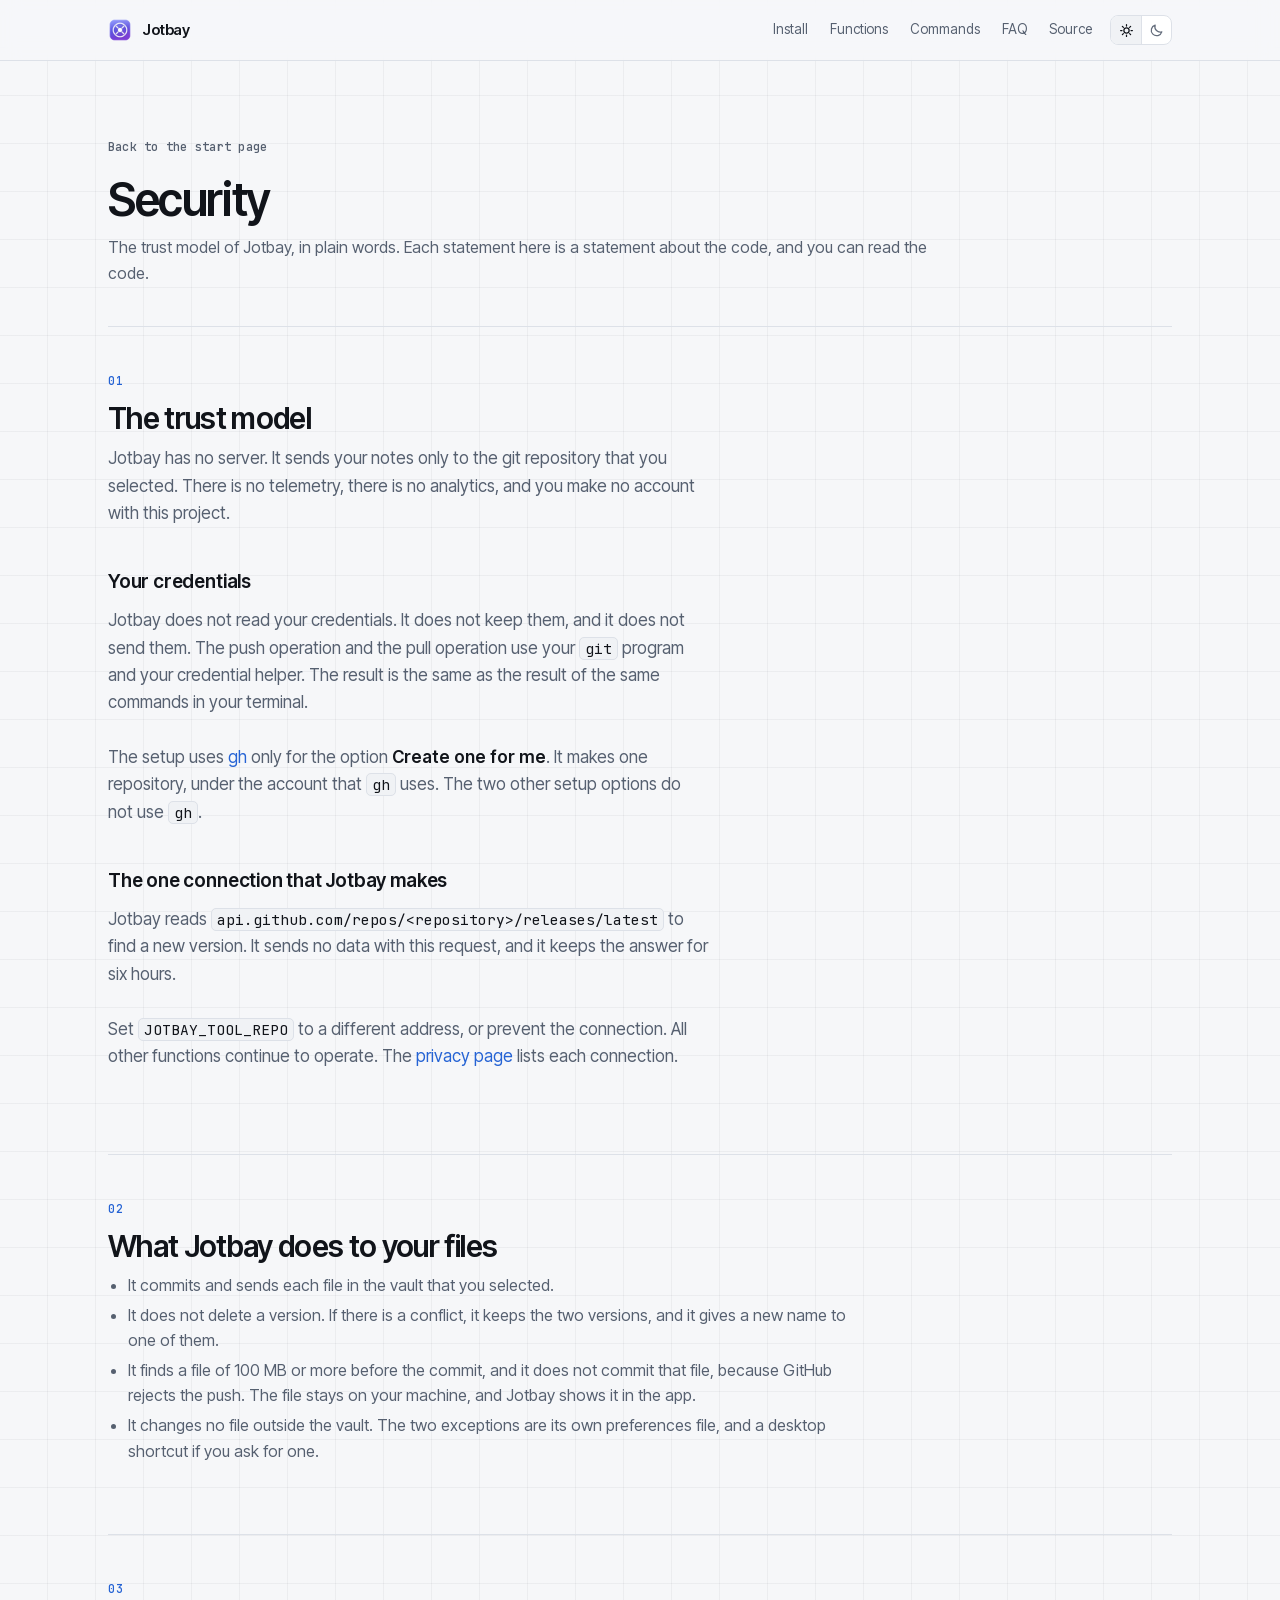
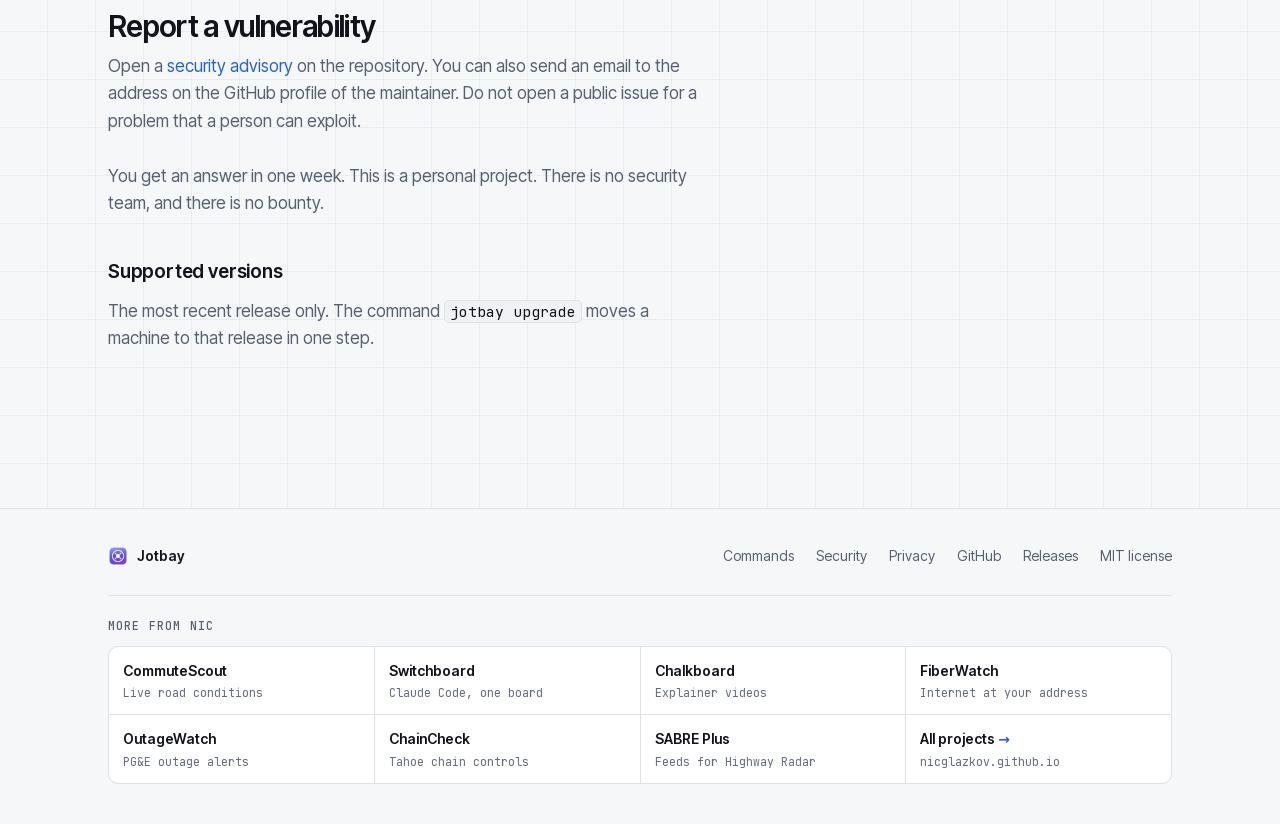
<file: docs/security.html>
<!doctype html>
<html lang="en">
<head>
<meta charset="utf-8">
<meta name="viewport" content="width=device-width, initial-scale=1">
<title>Jotbay security</title>
<meta name="description" content="The Jotbay trust model. Jotbay has no server, it does not read your credentials, and it changes no file outside your vault.">
<meta name="theme-color" content="#f6f7f9" media="(prefers-color-scheme: light)">
<meta name="theme-color" content="#0c0e12" media="(prefers-color-scheme: dark)">
<link rel="icon" href="images/icon.png">
<script>
  // Applied before first paint so the page never flashes the wrong theme.
  // ?theme=light|dark wins for one visit, then a saved choice, then the system setting.
  (function(){var s=null;try{var q=location.search.match(/theme=(light|dark)/);s=q?q[1]:localStorage.getItem("jotbay-theme");}catch(e){}
  if(s!=="light"&&s!=="dark")s=window.matchMedia&&matchMedia("(prefers-color-scheme: light)").matches?"light":"dark";
  document.documentElement.setAttribute("data-theme",s);})();
</script>
<link rel="stylesheet" href="console.css">
</head>
<body>

<div class="bar"><div class="shell">
  <a class="brand" href="index.html"><img src="images/icon.png" alt=""><b>Jotbay</b></a>
  <span class="grow"></span>
  <nav>
    <a href="index.html#install">Install</a>
    <a href="index.html#what">Functions</a>
    <a href="commands.html">Commands</a>
    <a href="index.html#faq">FAQ</a>
    <a href="https://github.com/nicglazkov/jotbay">Source</a>
  </nav>
  <div class="themer" role="group" aria-label="Color theme">
    <button type="button" id="lightBtn" aria-pressed="false" aria-label="Light theme">
      <svg viewBox="0 0 24 24" fill="none" stroke="currentColor" stroke-width="2" stroke-linecap="round" aria-hidden="true">
        <circle cx="12" cy="12" r="4.2"/><path d="M12 2.6v2.2M12 19.2v2.2M2.6 12h2.2M19.2 12h2.2M5.4 5.4l1.6 1.6M17 17l1.6 1.6M18.6 5.4L17 7M7 17l-1.6 1.6"/>
      </svg></button>
    <button type="button" id="darkBtn" aria-pressed="false" aria-label="Dark theme">
      <svg viewBox="0 0 24 24" fill="none" stroke="currentColor" stroke-width="2" stroke-linecap="round" stroke-linejoin="round" aria-hidden="true">
        <path d="M20.5 14.2A8.6 8.6 0 0 1 9.8 3.5a8.6 8.6 0 1 0 10.7 10.7z"/>
      </svg></button>
  </div>
</div></div>

<div class="shell">

  <header class="subhead">
    <a class="back" href="index.html">Back to the start page</a>
    <h1>Security</h1>
    <p>The trust model of Jotbay, in plain words. Each statement here is a statement about
      the code, and you can read the code.</p>
  </header>

  <section class="panel">
    <h2>The trust model</h2>
    <p class="note">Jotbay has no server. It sends your notes only to the git repository that
      you selected. There is no telemetry, there is no analytics, and you make no account with
      this project.</p>

    <h3 class="sub">Your credentials</h3>
    <p class="note">Jotbay does not read your credentials. It does not keep them, and it does
      not send them. The push operation and the pull operation use your <code>git</code>
      program and your credential helper. The result is the same as the result of the same
      commands in your terminal.</p>
    <p class="note">The setup uses <a href="https://cli.github.com">gh</a> only for the option
      <strong>Create one for me</strong>. It makes one repository, under the account that
      <code>gh</code> uses. The two other setup options do not use <code>gh</code>.</p>

    <h3 class="sub">The one connection that Jotbay makes</h3>
    <p class="note">Jotbay reads
      <code>api.github.com/repos/&lt;repository&gt;/releases/latest</code> to find a new
      version. It sends no data with this request, and it keeps the answer for six hours.</p>
    <p class="note">Set <code>JOTBAY_TOOL_REPO</code> to a different address, or prevent the
      connection. All other functions continue to operate. The
      <a href="privacy.html">privacy page</a> lists each connection.</p>
  </section>

  <section class="panel">
    <h2>What Jotbay does to your files</h2>
    <ul>
      <li>It commits and sends each file in the vault that you selected.</li>
      <li>It does not delete a version. If there is a conflict, it keeps the two versions, and
        it gives a new name to one of them.</li>
      <li>It finds a file of 100 MB or more before the commit, and it does not commit that
        file, because GitHub rejects the push. The file stays on your machine, and Jotbay
        shows it in the app.</li>
      <li>It changes no file outside the vault. The two exceptions are its own preferences
        file, and a desktop shortcut if you ask for one.</li>
    </ul>
  </section>

  <section class="panel">
    <h2>Report a vulnerability</h2>
    <p class="note">Open a
      <a href="https://github.com/nicglazkov/jotbay/security/advisories/new">security
      advisory</a> on the repository. You can also send an email to the address on the
      GitHub profile of the maintainer. Do not open a public issue for a problem that a
      person can exploit.</p>
    <p class="note">You get an answer in one week. This is a personal project. There is no
      security team, and there is no bounty.</p>

    <h3 class="sub">Supported versions</h3>
    <p class="note">The most recent release only. The command <code>jotbay upgrade</code>
      moves a machine to that release in one step.</p>
  </section>

</div>

<footer class="foot"><div class="shell">
  <div class="foot-top">
    <a class="brand" href="index.html"><img src="images/icon.png" alt="">Jotbay</a>
    <a href="commands.html">Commands</a>
    <a href="security.html">Security</a>
    <a href="privacy.html">Privacy</a>
    <a href="https://github.com/nicglazkov/jotbay">GitHub</a>
    <a href="https://github.com/nicglazkov/jotbay/releases">Releases</a>
    <a href="https://github.com/nicglazkov/jotbay/blob/main/LICENSE">MIT license</a>
  </div>
  <nav class="more" aria-label="More from Nic">
    <span class="label">More from Nic</span>
    <ul>
      <li><a href="https://commutescout.com"><b>CommuteScout</b><span>Live road conditions</span></a></li>
      <li><a href="https://nicglazkov.github.io/switchboard/"><b>Switchboard</b><span>Claude Code, one board</span></a></li>
      <li><a href="https://chalkboard.studio"><b>Chalkboard</b><span>Explainer videos</span></a></li>
      <li><a href="https://getfiberwatch.com"><b>FiberWatch</b><span>Internet at your address</span></a></li>
      <li><a href="https://nicglazkov.github.io/outagewatch/"><b>OutageWatch</b><span>PG&amp;E outage alerts</span></a></li>
      <li><a href="https://nicglazkov.github.io/chaincheck/"><b>ChainCheck</b><span>Tahoe chain controls</span></a></li>
      <li><a href="https://nicglazkov.github.io/highway-radar-sabre-plus/"><b>SABRE Plus</b><span>Feeds for Highway Radar</span></a></li>
      <li><a class="home" href="https://nicglazkov.github.io/"><b>All projects</b><span>nicglazkov.github.io</span></a></li>
    </ul>
  </nav>
</div></footer>

<script src="theme.js"></script>
</body>
</html>
</file>
<file: docs/console.css>
/* Console: the shared skin for Nic's portfolio, Switchboard and the small desktop tools.
   One skeleton (nav, type scale, footer with the "More from Nic" strip) used by every page.
   Graphite with a faint 48px grid and one blue accent, in dark and light. Each page picks its
   default theme in a small inline <head> script (the tools follow the system, the portfolio starts light). Fonts are self-hosted, so the page makes
   no requests to anyone else. */

@font-face{font-family:"Inter Tight";src:url("fonts/inter-tight-latin.woff2") format("woff2");font-weight:400 700;font-style:normal;font-display:swap}
@font-face{font-family:"JetBrains Mono";src:url("fonts/jetbrains-mono-latin.woff2") format("woff2");font-weight:400 500;font-style:normal;font-display:swap}

:root{
  --bg:#0c0e12; --pan:#13161c; --pan2:#171b22; --line:#252a33; --line2:#313844;
  --fg:#e6e9ee; --mut:#8a93a1; --faint:#646d7b;
  --acc:#6ea8ff; --acc-soft:rgba(110,168,255,.12); --tag-bg:#121a28; --tag-line:#2b3a55;
  --grid:rgba(255,255,255,.028); --navbg:rgba(12,14,18,.82);
  --ok:#5ad19a; --warn:#f0b54a; --bad:#ff7a6e;
  --f-ui:"Inter Tight",system-ui,-apple-system,"Segoe UI",sans-serif;
  --f-mono:"JetBrains Mono",ui-monospace,SFMono-Regular,Menlo,monospace;
  /* Shared type scale */
  --t-hero:clamp(38px,5.6vw,64px); --t-h2:clamp(24px,2.6vw,30px); --t-h3:17px; --t-body:16px; --t-sub:18px; --t-small:14px; --t-label:11.5px;
  --nav-h:60px; --shell:1120px; --gutter:28px; --radius:12px;
  --ease:cubic-bezier(.22,1,.36,1);
  color-scheme:dark;
}
:root[data-theme="light"]{
  --bg:#f6f7f9; --pan:#ffffff; --pan2:#f0f2f5; --line:#dde1e8; --line2:#c9cfd8;
  --fg:#11141a; --mut:#566070; --faint:#646d7c;
  --acc:#2563d4; --acc-soft:rgba(37,99,212,.09); --tag-bg:#eaf1fd; --tag-line:#c4d7f7;
  --grid:rgba(17,20,26,.045); --navbg:rgba(246,247,249,.85);
  --ok:#1a7a4c; --warn:#91590d; --bad:#c8372c;
  color-scheme:light;
}

*,*::before,*::after{box-sizing:border-box}
html{-webkit-text-size-adjust:100%;scroll-padding-top:calc(var(--nav-h) + 16px)}
body{margin:0;background-color:var(--bg);color:var(--fg);font:400 var(--t-body)/1.6 var(--f-ui);-webkit-font-smoothing:antialiased;
  background-image:linear-gradient(var(--grid) 1px,transparent 1px),linear-gradient(90deg,var(--grid) 1px,transparent 1px);
  background-size:48px 48px;background-position:-1px -1px}
img{max-width:100%;height:auto;display:block}
a{color:var(--acc);text-decoration:none}
a:hover{text-decoration:underline;text-underline-offset:3px}
:focus-visible{outline:2px solid var(--acc);outline-offset:3px;border-radius:6px}
p{margin:0 0 14px}
h1,h2,h3{margin:0;font-weight:600;text-wrap:balance}
strong,b{font-weight:600;color:var(--fg)}
code,kbd{font-family:var(--f-mono);font-size:.86em}
:not(pre)>code,kbd{background:var(--pan2);border:1px solid var(--line);border-radius:5px;padding:1px 5px;color:var(--fg);white-space:nowrap}
pre{font:400 13px/1.65 var(--f-mono);background:var(--pan2);border:1px solid var(--line);border-radius:10px;padding:14px 16px;overflow-x:auto;margin:10px 0 14px;color:var(--fg)}
pre code{background:none;border:0;padding:0;font-size:inherit;white-space:pre}
summary::-webkit-details-marker{display:none}
[hidden]{display:none!important}
.shell{max-width:var(--shell);margin:0 auto;padding-left:max(var(--gutter),env(safe-area-inset-left));padding-right:max(var(--gutter),env(safe-area-inset-right))}
.grow{flex:1}
.label{font:500 var(--t-label)/1 var(--f-mono);letter-spacing:.1em;text-transform:uppercase;color:var(--mut)}

/* ---------- Nav (shared skeleton) ---------- */
.bar{position:sticky;top:0;z-index:20;background:var(--navbg);border-bottom:1px solid var(--line);-webkit-backdrop-filter:saturate(1.4) blur(10px);backdrop-filter:saturate(1.4) blur(10px)}
.bar .shell{height:var(--nav-h);display:flex;align-items:center;gap:18px}
.bar .brand{display:flex;align-items:center;gap:10px;color:var(--fg);font-weight:600;font-size:15px;letter-spacing:-.01em;text-decoration:none;white-space:nowrap}
.bar .brand img{width:24px;height:24px;border-radius:6px}
.bar .brand b{font-weight:600}
.mark{width:22px;height:22px;border-radius:6px;background:linear-gradient(135deg,#2a3a5c,#16203a);border:1px solid #3a4a6e;display:grid;place-items:center;flex:none}
.mark i{width:6px;height:6px;border-radius:50%;background:#6ea8ff;box-shadow:0 0 10px #6ea8ff}
.bar nav{display:flex;gap:22px;font-size:13.5px}
.bar nav a{color:var(--mut);text-decoration:none;transition:color .15s}
.bar nav a:hover{color:var(--fg)}
.themer{display:flex;border:1px solid var(--line);border-radius:8px;overflow:hidden;background:var(--pan)}
.themer button{appearance:none;border:0;background:none;color:var(--faint);width:30px;height:28px;display:grid;place-items:center;cursor:pointer}
.themer button+button{border-left:1px solid var(--line)}
.themer button svg{width:15px;height:15px}
.themer button[aria-pressed="true"]{color:var(--fg);background:var(--pan2)}
.themer button:hover{color:var(--fg)}

/* ---------- Hero ---------- */
.hero{padding:88px 0 0;max-width:900px}
.hero .icon{width:56px;height:56px;border-radius:13px;margin:0 0 26px}
.tag{display:inline-flex;align-items:center;gap:8px;font:500 12px/1 var(--f-mono);color:var(--acc);border:1px solid var(--tag-line);background:var(--tag-bg);padding:7px 11px;border-radius:99px;margin:0 0 24px}
.tag i{width:6px;height:6px;border-radius:50%;background:currentColor}
.hero h1{font-size:var(--t-hero);overflow-wrap:break-word;line-height:1.02;letter-spacing:-.035em;margin:0 0 18px}
.hero h1 em{font-style:normal;color:var(--mut)}
.hero .lede{color:var(--mut);font-size:var(--t-sub);line-height:1.55;max-width:56ch;margin:0 0 28px}
.cta{display:flex;flex-wrap:wrap;align-items:center;gap:10px}
.cta a,.btn{display:inline-flex;align-items:center;gap:8px;font:500 14px/1 var(--f-ui);padding:12px 16px;border-radius:8px;border:1px solid var(--line);background:var(--pan);color:var(--fg);text-decoration:none;transition:border-color .15s,background .15s}
.cta a:hover,.btn:hover{border-color:var(--line2);text-decoration:none}
.cta a.fill,.btn.pri{background:var(--fg);color:var(--bg);border-color:var(--fg)}
.cta a.fill:hover,.btn.pri:hover{background:color-mix(in srgb,var(--fg) 88%,var(--acc))}
.cta .cmd{font:400 13px/1 var(--f-mono);color:var(--mut);padding:12px 14px;border:1px dashed var(--line2);border-radius:8px;background:var(--pan);white-space:nowrap;overflow:hidden;text-overflow:ellipsis;max-width:100%}
.cta .cmd::before{content:"$ ";color:var(--faint)}
.fineprint{font:400 12.5px/1.5 var(--f-mono);color:var(--faint);margin:18px 0 0}

/* The real app, right under the headline */
.stage{margin:44px 0 0;border:1px solid var(--line);border-radius:14px;background:var(--pan);overflow:hidden;position:relative}
.stage .view{padding:36px 28px;display:flex;justify-content:center;align-items:center;gap:28px;flex-wrap:wrap;
  background-image:radial-gradient(ellipse at 50% 0%,var(--acc-soft),transparent 70%),linear-gradient(var(--grid) 1px,transparent 1px),linear-gradient(90deg,var(--grid) 1px,transparent 1px);background-size:auto,24px 24px,24px 24px}
.stage .view.flush{padding:0}
.stage .view img{border-radius:10px;box-shadow:0 24px 60px -24px rgba(0,0,0,.6)}
.stage .view.flush img{border-radius:0;box-shadow:none;width:100%}
.stage figcaption,.cap{display:flex;gap:14px;align-items:baseline;border-top:1px solid var(--line);padding:12px 16px;font-size:13.5px;color:var(--mut);margin:0;background:var(--pan)}
.stage figcaption::before,.cap::before{content:attr(data-fig);font:500 11px/1 var(--f-mono);letter-spacing:.08em;text-transform:uppercase;color:var(--faint);white-space:nowrap}

/* ---------- Sections ---------- */
main,.page{counter-reset:sec}
.panel{padding:56px 0 8px;margin-top:56px;border-top:1px solid var(--line);counter-increment:sec}
.panel>h2,.panel h2:first-child{font-size:var(--t-h2);line-height:1.15;letter-spacing:-.022em;margin:0 0 10px;max-width:30ch}
.panel>h2::before{content:counter(sec,decimal-leading-zero);display:block;font:500 var(--t-label)/1 var(--f-mono);letter-spacing:.1em;color:var(--acc);margin:0 0 14px}
.panel .note{color:var(--mut);font-size:17px;max-width:60ch;margin:0 0 28px}
.panel>p,.panel li{max-width:72ch;color:var(--mut)}
.panel>p strong,.panel li strong{color:var(--fg)}
.panel h3{font-size:var(--t-h3);letter-spacing:-.01em;margin:26px 0 8px}
.panel h3.sub{font-size:19px;margin:40px 0 10px}
.panel ul,.panel ol{padding-left:20px;margin:6px 0 14px}
.panel li{margin:4px 0}

/* Hairline grid of cells (replaces the old trio cards) */
.trio,.pair,.plat{display:grid;grid-template-columns:repeat(3,minmax(0,1fr));gap:1px;background:var(--line);border:1px solid var(--line);border-radius:var(--radius);overflow:hidden;margin:8px 0 18px}
.pair{grid-template-columns:repeat(2,minmax(0,1fr))}
.chip,.os{background:var(--pan);padding:22px 22px 20px;min-width:0}
.chip h3,.os h3{font-size:var(--t-h3);margin:0 0 8px;display:flex;align-items:center;gap:8px;flex-wrap:wrap}
.chip p,.os p{color:var(--mut);font-size:15px;margin:0}
.chip h3 a{color:var(--fg)}
.os .file{display:inline-block;margin-top:12px;font:400 12px/1 var(--f-mono);color:var(--faint)}
.badge{font:500 10.5px/1 var(--f-mono);letter-spacing:.06em;text-transform:uppercase;padding:4px 7px;border-radius:99px;border:1px solid var(--line2);color:var(--mut)}
.badge.ok{color:var(--ok);border-color:color-mix(in srgb,var(--ok) 40%,transparent)}
.badge.warn{color:var(--warn);border-color:color-mix(in srgb,var(--warn) 40%,transparent)}

/* Image + text rows */
.b1 .row{display:grid;grid-template-columns:1fr 1fr;gap:48px;align-items:center;padding:28px 0;border-bottom:1px solid var(--line)}
.b1 .row:last-child{border-bottom:0}
.b1 .row.flip .art{order:2}
.b1 .art{background:var(--pan);border:1px solid var(--line);border-radius:var(--radius);padding:28px;display:grid;place-items:center}
.b1 .art img{max-height:340px;width:auto;border-radius:8px}
.b1 h3{font-size:20px;margin:0 0 8px}
.b1 p{color:var(--mut);margin:0}

/* Screenshots */
figure{margin:0}
.shot{border-radius:10px;border:1px solid var(--line)}
.panel figure{margin:18px 0}
.panel figcaption,figure>figcaption{font-size:13.5px;color:var(--mut);margin-top:10px}
.only-dark{display:block}.only-light{display:none}
:root[data-theme="light"] .only-light{display:block}
:root[data-theme="light"] .only-dark{display:none}

/* Install */
.d2{display:grid;grid-template-columns:1.25fr 1fr;gap:16px;align-items:start}
.d2 .stack{display:grid;gap:16px}
.track{background:var(--pan);border:1px solid var(--line);border-radius:var(--radius);padding:22px;min-width:0}
.track.lead{border-color:var(--tag-line)}
.track h3{margin:0 0 6px;font-size:var(--t-h3)}
.track .hint{color:var(--mut);font-size:14.5px;margin:0 0 6px}
.track .badge{display:inline-block;margin-bottom:12px;color:var(--acc);border-color:var(--tag-line)}
.track ol{list-style:none;padding:0;margin:14px 0 0;counter-reset:st}
.track ol li{counter-increment:st;position:relative;padding:0 0 18px 40px;margin:0;max-width:none}
.track ol li:last-child{padding-bottom:0}
.track ol li::before{content:counter(st,decimal-leading-zero);position:absolute;left:0;top:1px;font:500 11.5px/1 var(--f-mono);color:var(--acc);border:1px solid var(--tag-line);background:var(--tag-bg);border-radius:6px;padding:5px 6px}
.track ol strong{display:block;color:var(--fg);font-size:15.5px}
.track ol span{display:block;color:var(--mut);font-size:14.5px}
.instep-actions{display:flex;flex-wrap:wrap;gap:14px;align-items:center;margin-top:10px}
.instep-btn{display:inline-block;font:500 13.5px/1 var(--f-ui);padding:10px 14px;border-radius:8px;background:var(--fg);color:var(--bg)!important;text-decoration:none!important}
.instep-link{font-size:13.5px}
.instep-link::after{content:" \2192"}

.tabrow{display:flex;align-items:center;gap:14px;flex-wrap:wrap;margin:0 0 18px}
.tabs{display:inline-flex;border:1px solid var(--line);border-radius:9px;background:var(--pan);padding:3px;gap:2px}
.tabs button{appearance:none;border:0;background:none;color:var(--mut);font:500 13px/1 var(--f-ui);padding:9px 14px;border-radius:6px;cursor:pointer}
.tabs button:hover{color:var(--fg)}
.tabs button[aria-selected="true"]{background:var(--pan2);color:var(--fg);box-shadow:inset 0 0 0 1px var(--line2)}
.ver{font:500 12px/1 var(--f-mono);color:var(--acc);border:1px solid var(--tag-line);background:var(--tag-bg);padding:6px 9px;border-radius:99px}
.dlrow{display:flex;gap:10px;flex-wrap:wrap;margin:0 0 12px}
.dl{display:flex;flex-direction:column;gap:5px;padding:14px 18px;border-radius:10px;border:1px solid var(--line);background:var(--pan);color:var(--fg);text-decoration:none!important;min-width:250px;transition:border-color .15s,background .15s}
.dl:hover{border-color:var(--line2)}
.dl .t{font-weight:600;font-size:15px}
.dl .s{font-size:12.5px;color:var(--mut);font-family:var(--f-mono)}
.dl.primary{background:var(--fg);border-color:var(--fg);color:var(--bg)}
.dl.primary .s{color:color-mix(in srgb,var(--bg) 62%,var(--fg))}
.dl.primary:hover{background:color-mix(in srgb,var(--fg) 88%,var(--acc))}
.dlnote{color:var(--mut);font-size:14.5px;max-width:72ch}
.osp h3{margin:24px 0 6px;font-size:15px}

/* Questions */
.qa,.qa-list details{border-bottom:1px solid var(--line);max-width:820px}
.qa:first-of-type,.qa-list details:first-of-type{border-top:1px solid var(--line)}
.qa summary,.qa-list summary{list-style:none;cursor:pointer;padding:18px 36px 18px 0;font-weight:500;font-size:16.5px;position:relative}
.qa summary::after,.qa-list summary::after{content:"+";position:absolute;right:4px;top:15px;font:400 20px/1 var(--f-mono);color:var(--faint);transition:transform .2s var(--ease)}
.qa[open] summary::after,.qa-list details[open] summary::after{transform:rotate(45deg);color:var(--acc)}
.qa p,.qa-list details p{color:var(--mut);max-width:70ch;margin:0 0 14px}
.qa p:last-child,.qa-list details p:last-child{margin-bottom:20px}

/* States strip (gcloud-dot) */
.states{display:grid;grid-template-columns:repeat(5,1fr);gap:1px;background:var(--line);border:1px solid var(--line);border-radius:var(--radius);overflow:hidden;margin:0 0 22px}
.states figure{background:var(--pan);padding:20px 12px 16px;display:flex;flex-direction:column;align-items:center;text-align:center;gap:12px;margin:0}
.states img{height:30px;width:auto}
.states figcaption{display:flex;flex-direction:column;gap:2px;font-size:13px;color:var(--mut);margin:0}
.states figcaption b{color:var(--fg);font-size:14px}

/* Tables */
table{width:100%;border-collapse:collapse;font-size:15px;margin:6px 0 16px}
th,td{text-align:left;vertical-align:top;padding:12px 14px 12px 0;border-bottom:1px solid var(--line)}
th{font:500 11.5px/1.5 var(--f-mono);letter-spacing:.06em;text-transform:uppercase;color:var(--mut);width:30%}
td{color:var(--fg)}

/* Policy and reference pages */
.doc,.subhead{padding-top:72px;padding-bottom:0}
.doc>*,.subhead>*{max-width:820px}
.doc h1,.subhead h1{font-size:clamp(32px,4.2vw,46px);letter-spacing:-.03em;line-height:1.05;margin:0 0 12px}
.doc .stamp,.subhead p,.updated{color:var(--mut);font-size:16px;margin:0}
.updated{font:400 12.5px/1.5 var(--f-mono);color:var(--faint);margin-top:10px}
.back{display:inline-block;font:500 12px/1 var(--f-mono);color:var(--mut);margin:0 0 22px;letter-spacing:.02em}
.doc~main .panel,.subhead~.panel,.page .panel{margin-top:48px;padding-top:48px}
.doc~main .panel:first-child,.subhead+.panel{margin-top:40px}

/* ---------- Footer (shared skeleton) ---------- */
.foot{margin-top:120px;border-top:1px solid var(--line);background:var(--bg)}
.foot .shell{padding-top:36px;padding-bottom:40px}
.foot-top{display:flex;flex-wrap:wrap;gap:12px 22px;align-items:center;font-size:14px}
.foot-top .brand{display:flex;align-items:center;gap:9px;font-weight:600;color:var(--fg);margin-right:auto;text-decoration:none}
.foot-top .brand img{width:20px;height:20px;border-radius:5px}
.foot-top a{color:var(--mut)}
.foot-top a:hover{color:var(--fg)}
.more{margin-top:28px;padding-top:24px;border-top:1px solid var(--line)}
.more .label{display:block;margin:0 0 14px}
.more ul{list-style:none;margin:0;padding:0;display:grid;grid-template-columns:repeat(4,1fr);gap:1px;background:var(--line);border:1px solid var(--line);border-radius:10px;overflow:hidden}
.more li{background:var(--pan);min-width:0}
.more a{display:block;padding:13px 14px;color:var(--fg);text-decoration:none;height:100%;transition:background .15s}
.more a:hover{background:var(--pan2)}
.more a b{display:block;font-weight:600;font-size:14px}
.more a span{display:block;font:400 11.5px/1.4 var(--f-mono);color:var(--faint);margin-top:3px}
.more a.home b::after{content:" \2192";color:var(--acc)}
.foot .fineprint{margin-top:22px}

/* ---------- Motion (only the stage arriving) ---------- */
@media (prefers-reduced-motion:no-preference){
  .stage,.hero>*{animation:cx-rise .7s var(--ease) both}
  .hero>*:nth-child(2){animation-delay:.04s}.hero>*:nth-child(3){animation-delay:.08s}.hero>*:nth-child(4){animation-delay:.12s}
  .stage{animation-delay:.18s}
  .mark i{animation:cx-pulse 2.4s ease-in-out infinite}
}
@keyframes cx-rise{from{opacity:0;transform:translateY(10px)}to{opacity:1;transform:none}}
@keyframes cx-pulse{50%{opacity:.45}}

/* ---------- Small screens ---------- */
@media (max-width:900px){
  .trio,.plat{grid-template-columns:1fr}
  .states{grid-template-columns:repeat(3,1fr)}
  .d2{grid-template-columns:1fr}
  .more ul{grid-template-columns:repeat(2,1fr)}
  .b1 .row{grid-template-columns:1fr;gap:20px}
  .b1 .row.flip .art{order:0}
}
@media (max-width:720px){
  :root{--gutter:16px;--t-hero:clamp(34px,9.6vw,46px)}
  body{overflow-x:clip}
  .bar nav{display:none}
  .hero{padding-top:56px}
  .pair{grid-template-columns:1fr}
  .states{grid-template-columns:repeat(2,1fr)}
  .panel{margin-top:48px;padding-top:48px}
  .stage .view{padding:22px 16px;gap:16px}
  .dl{min-width:0;width:100%}
  th{width:38%}
  .foot{margin-top:80px}
}
</file>
